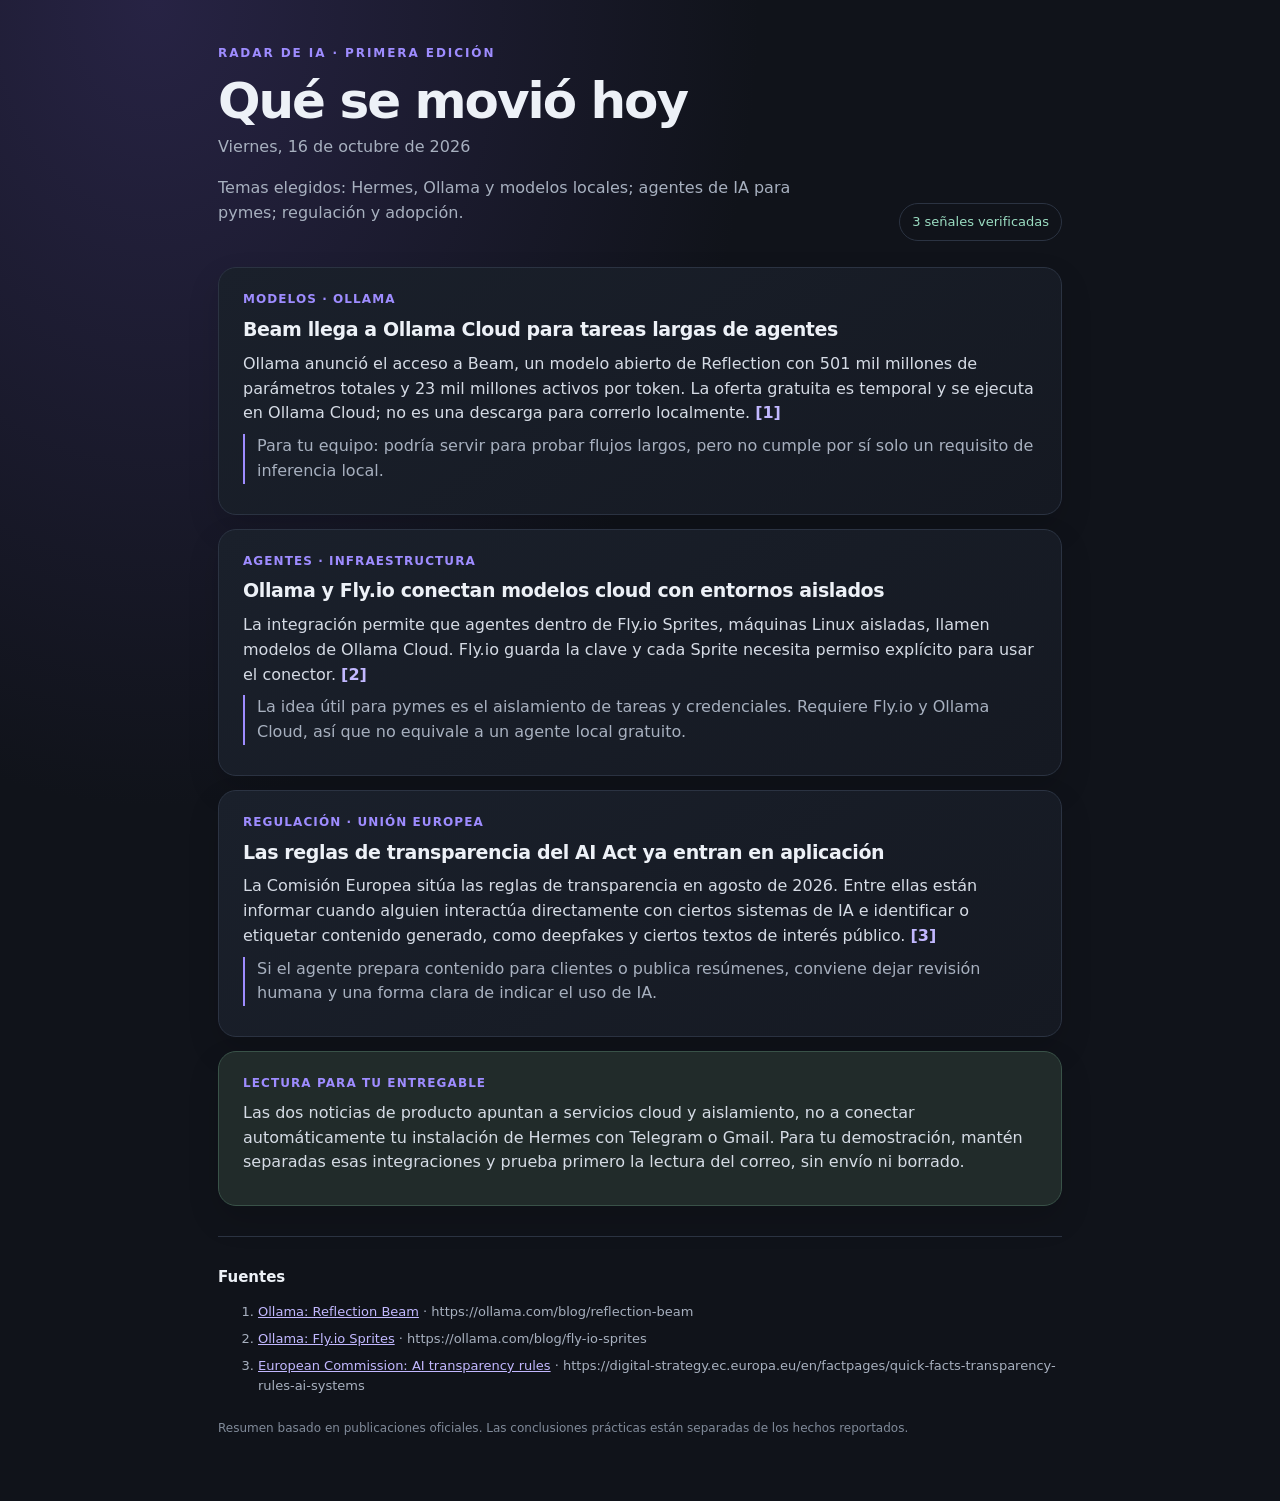
<file: practica/modulo-6/resumen-diario.html>
<!doctype html>
<html lang="es">
<head>
<meta charset="utf-8">
<meta name="viewport" content="width=device-width, initial-scale=1">
<title>Radar de IA · 16 oct 2026</title>
<style>
:root{color-scheme:dark;--bg:#10131a;--panel:#191e29;--line:#2b3342;--ink:#edf1f7;--muted:#a7b0bf;--accent:#9e8cff;--green:#9bddc2}
*{box-sizing:border-box}body{margin:0;background:radial-gradient(ellipse at 12% 0%,#272344 0,transparent 38%),var(--bg);color:var(--ink);font:16px/1.55 system-ui,-apple-system,"Segoe UI",sans-serif}
main{max-width:900px;margin:0 auto;padding:44px 28px 64px}.eyebrow{color:var(--accent);font-size:12px;font-weight:750;letter-spacing:.16em;text-transform:uppercase}.date{color:var(--muted);margin-top:4px}.intro{display:flex;justify-content:space-between;gap:24px;align-items:end;margin:0 0 26px}h1{font-size:clamp(32px,6vw,50px);line-height:1.05;letter-spacing:-.04em;margin:12px 0 8px}.topics{color:var(--muted);max-width:600px}.tag{border:1px solid var(--line);border-radius:999px;padding:8px 12px;color:var(--green);font-size:13px;white-space:nowrap}
.card{background:linear-gradient(145deg,#1a202b,#151922);border:1px solid var(--line);border-radius:18px;padding:22px 24px;margin:14px 0;box-shadow:0 14px 32px #0002}.card h2{font-size:19px;line-height:1.3;margin:8px 0 10px;letter-spacing:-.02em}.meta{color:var(--accent);font-size:12px;font-weight:700;text-transform:uppercase;letter-spacing:.09em}.card p{margin:8px 0;color:#d5dbe5}.why{border-left:2px solid var(--accent);padding-left:12px;color:var(--muted)!important}.cite{color:#c2b8ff;text-decoration:none;font-weight:700}.cite:hover{text-decoration:underline}.note{background:#212b2a;border-color:#395248}.sources{margin-top:30px;padding-top:16px;border-top:1px solid var(--line);color:var(--muted);font-size:13px}.sources h2{color:var(--ink);font-size:15px}.sources li{margin:7px 0;overflow-wrap:anywhere}.sources a{color:#c2b8ff}.foot{color:#818b9a;font-size:12px;margin-top:22px}
@media(max-width:600px){main{padding:28px 17px}.intro{display:block}.tag{display:inline-block;margin-top:16px}.card{padding:18px}}
</style>
</head>
<body><main>
<header class="intro"><div><div class="eyebrow">Radar de IA · primera edición</div><h1>Qué se movió hoy</h1><div class="date">Viernes, 16 de octubre de 2026</div><p class="topics">Temas elegidos: Hermes, Ollama y modelos locales; agentes de IA para pymes; regulación y adopción.</p></div><div class="tag">3 señales verificadas</div></header>
<section class="card"><div class="meta">Modelos · Ollama</div><h2>Beam llega a Ollama Cloud para tareas largas de agentes</h2><p>Ollama anunció el acceso a Beam, un modelo abierto de Reflection con 501 mil millones de parámetros totales y 23 mil millones activos por token. La oferta gratuita es temporal y se ejecuta en Ollama Cloud; no es una descarga para correrlo localmente. <a class="cite" href="#s1">[1]</a></p><p class="why">Para tu equipo: podría servir para probar flujos largos, pero no cumple por sí solo un requisito de inferencia local.</p></section>
<section class="card"><div class="meta">Agentes · infraestructura</div><h2>Ollama y Fly.io conectan modelos cloud con entornos aislados</h2><p>La integración permite que agentes dentro de Fly.io Sprites, máquinas Linux aisladas, llamen modelos de Ollama Cloud. Fly.io guarda la clave y cada Sprite necesita permiso explícito para usar el conector. <a class="cite" href="#s2">[2]</a></p><p class="why">La idea útil para pymes es el aislamiento de tareas y credenciales. Requiere Fly.io y Ollama Cloud, así que no equivale a un agente local gratuito.</p></section>
<section class="card"><div class="meta">Regulación · Unión Europea</div><h2>Las reglas de transparencia del AI Act ya entran en aplicación</h2><p>La Comisión Europea sitúa las reglas de transparencia en agosto de 2026. Entre ellas están informar cuando alguien interactúa directamente con ciertos sistemas de IA e identificar o etiquetar contenido generado, como deepfakes y ciertos textos de interés público. <a class="cite" href="#s3">[3]</a></p><p class="why">Si el agente prepara contenido para clientes o publica resúmenes, conviene dejar revisión humana y una forma clara de indicar el uso de IA.</p></section>
<section class="card note"><div class="meta">Lectura para tu entregable</div><p>Las dos noticias de producto apuntan a servicios cloud y aislamiento, no a conectar automáticamente tu instalación de Hermes con Telegram o Gmail. Para tu demostración, mantén separadas esas integraciones y prueba primero la lectura del correo, sin envío ni borrado.</p></section>
<section class="sources" id="fuentes"><h2>Fuentes</h2><ol><li id="s1"><a href="https://ollama.com/blog/reflection-beam">Ollama: Reflection Beam</a> · https://ollama.com/blog/reflection-beam</li><li id="s2"><a href="https://ollama.com/blog/fly-io-sprites">Ollama: Fly.io Sprites</a> · https://ollama.com/blog/fly-io-sprites</li><li id="s3"><a href="https://digital-strategy.ec.europa.eu/en/factpages/quick-facts-transparency-rules-ai-systems">European Commission: AI transparency rules</a> · https://digital-strategy.ec.europa.eu/en/factpages/quick-facts-transparency-rules-ai-systems</li></ol></section>
<div class="foot">Resumen basado en publicaciones oficiales. Las conclusiones prácticas están separadas de los hechos reportados.</div>
</main></body></html>
</file>
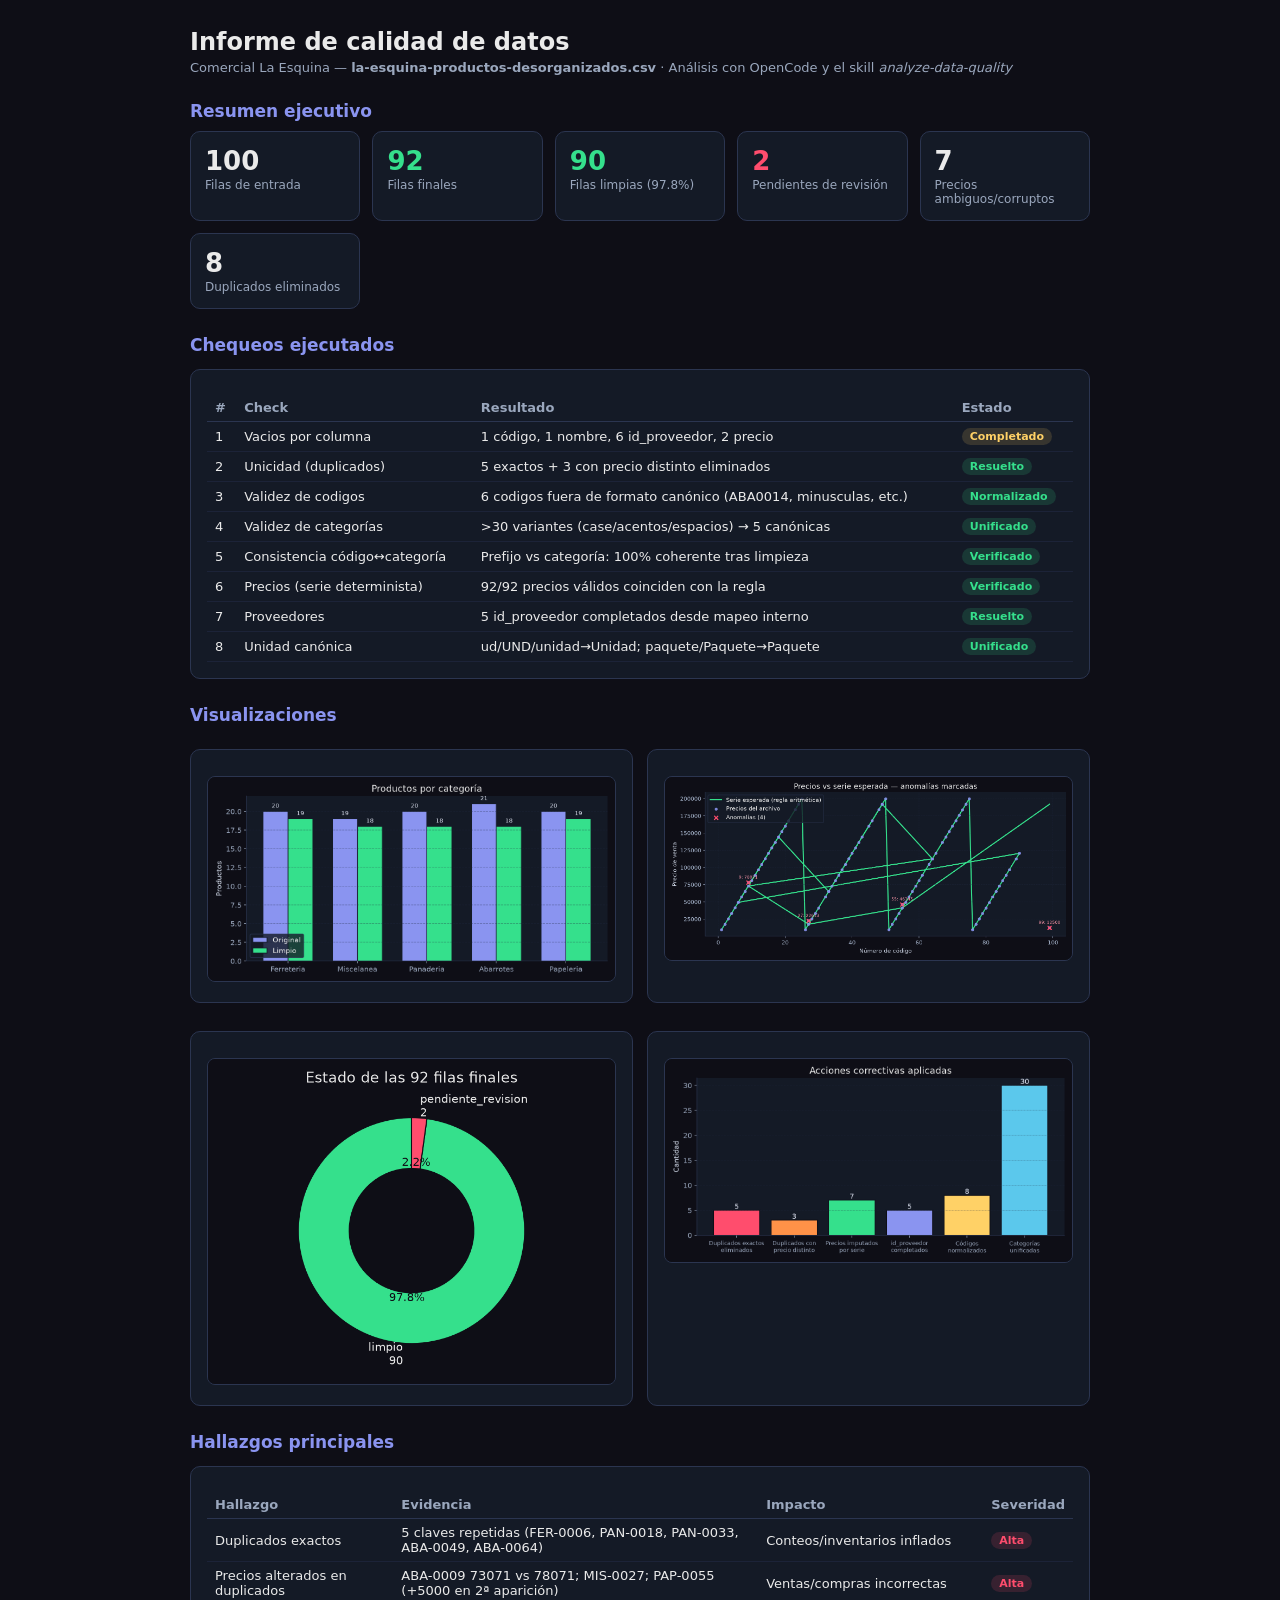
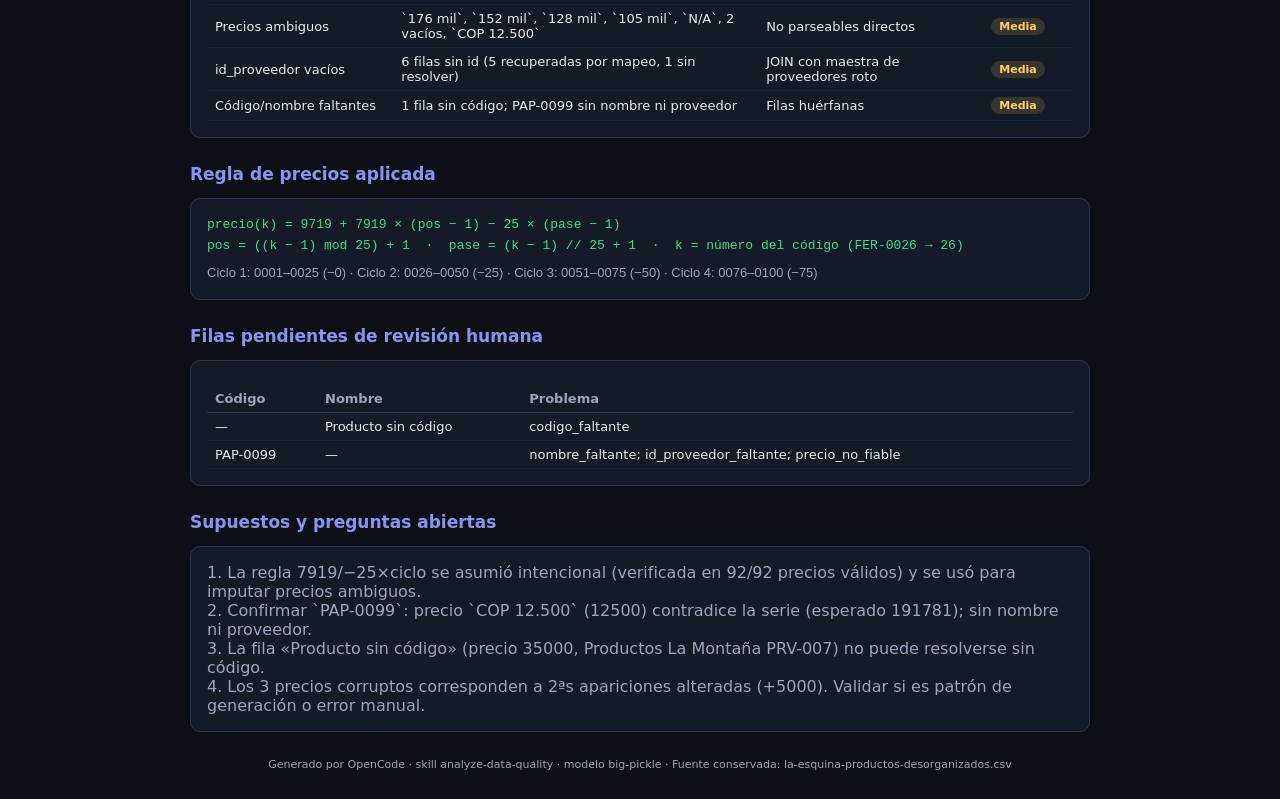
<file: practica/modulo1/informe_calidad_final.html>
<!DOCTYPE html>
<html lang="es"><head><meta charset="utf-8">
<title>Informe de calidad — La Esquina</title>
<style>
  :root { --bg:#0e0e16; --card:#141a26; --line:#2b3550; --txt:#eaeaea; --sub:#9aa7bd;
           --green:#35e08c; --red:#ff4d6d; --blue:#8a94f0; --amber:#ffd166; }
  * { box-sizing:border-box; margin:0; padding:0; }
  body { background:var(--bg); color:var(--txt);
         font-family:'Segoe UI',system-ui,Arial,sans-serif; padding:28px; }
  .wrap { max-width:900px; margin:0 auto; }
  h1 { font-size:24px; margin-bottom:4px; }
  .subt { color:var(--sub); font-size:13px; margin-bottom:22px; }
  h2 { font-size:17px; margin:26px 0 10px; color:var(--blue); }
  .grid { display:grid; grid-template-columns:repeat(auto-fit,minmax(170px,1fr)); gap:12px; }
  .kpi { background:var(--card); border:1px solid var(--line); border-radius:10px; padding:14px; }
  .kpi .v { font-size:26px; font-weight:700; }
  .kpi .l { font-size:12px; color:var(--sub); margin-top:2px; }
  .kpi b.g { color:var(--green) } .kpi b.r { color:var(--red) }
  .card { background:var(--card); border:1px solid var(--line); border-radius:10px; padding:16px; margin-top:14px; }
  table { width:100%; border-collapse:collapse; font-size:13px; margin-top:8px; }
  th { text-align:left; color:var(--sub); font-weight:600; border-bottom:1px solid var(--line); padding:6px 8px; }
  td { padding:6px 8px; border-bottom:1px solid #1c2338; }
  img { width:100%; border-radius:8px; margin-top:10px; border:1px solid var(--line); }
  .tag { display:inline-block; padding:2px 8px; border-radius:20px; font-size:11px; font-weight:600; }
  .ok { background:rgba(53,224,140,.15); color:var(--green); }
  .wa { background:rgba(255,209,102,.15); color:var(--amber); }
  .bad{ background:rgba(255,77,109,.15); color:var(--red); }
  .two { display:grid; grid-template-columns:1fr 1fr; gap:14px; }
  footer { margin-top:26px; color:var(--sub); font-size:11px; text-align:center; }
  @media(max-width:640px){ .two { grid-template-columns:1fr; } }
</style></head><body><div class="wrap">

<h1>Informe de calidad de datos</h1>
<div class="subt">Comercial La Esquina — <b>la-esquina-productos-desorganizados.csv</b> · Análisis con OpenCode y el skill <i>analyze-data-quality</i></div>

<h2>Resumen ejecutivo</h2>
<div class="grid">
  <div class="kpi"><div class="v">100</div><div class="l">Filas de entrada</div></div>
  <div class="kpi"><div class="v b g" style="color:var(--green)">92</div><div class="l">Filas finales</div></div>
  <div class="kpi"><div class="v" style="color:var(--green)">90</div><div class="l">Filas limpias (97.8%)</div></div>
  <div class="kpi"><div class="v" style="color:var(--red)">2</div><div class="l">Pendientes de revisión</div></div>
  <div class="kpi"><div class="v">7</div><div class="l">Precios ambiguos/corruptos</div></div>
  <div class="kpi"><div class="v">8</div><div class="l">Duplicados eliminados</div></div>
</div>

<h2>Chequeos ejecutados</h2>
<div class="card">
<table>
<tr><th>#</th><th>Check</th><th>Resultado</th><th>Estado</th></tr>
<tr><td>1</td><td>Vacios por columna</td><td>1 código, 1 nombre, 6 id_proveedor, 2 precio</td><td><span class="tag wa">Completado</span></td></tr>
<tr><td>2</td><td>Unicidad (duplicados)</td><td>5 exactos + 3 con precio distinto eliminados</td><td><span class="tag ok">Resuelto</span></td></tr>
<tr><td>3</td><td>Validez de codigos</td><td>6 codigos fuera de formato canónico (ABA0014, minusculas, etc.)</td><td><span class="tag ok">Normalizado</span></td></tr>
<tr><td>4</td><td>Validez de categorías</td><td>&gt;30 variantes (case/acentos/espacios) → 5 canónicas</td><td><span class="tag ok">Unificado</span></td></tr>
<tr><td>5</td><td>Consistencia código↔categoría</td><td>Prefijo vs categoría: 100% coherente tras limpieza</td><td><span class="tag ok">Verificado</span></td></tr>
<tr><td>6</td><td>Precios (serie determinista)</td><td>92/92 precios válidos coinciden con la regla</td><td><span class="tag ok">Verificado</span></td></tr>
<tr><td>7</td><td>Proveedores</td><td>5 id_proveedor completados desde mapeo interno</td><td><span class="tag ok">Resuelto</span></td></tr>
<tr><td>8</td><td>Unidad canónica</td><td>ud/UND/unidad→Unidad; paquete/Paquete→Paquete</td><td><span class="tag ok">Unificado</span></td></tr>
</table>
</div>

<h2>Visualizaciones</h2>
<div class="two">
  <div class="card"><img src="[data-uri]"></div>
  <div class="card"><img src="[data-uri]"></div>
  <div class="card"><img src="[data-uri]"></div>
  <div class="card"><img src="[data-uri]"></div>
</div>

<h2>Hallazgos principales</h2>
<div class="card">
<table>
<tr><th>Hallazgo</th><th>Evidencia</th><th>Impacto</th><th>Severidad</th></tr>
<tr><td>Duplicados exactos</td><td>5 claves repetidas (FER-0006, PAN-0018, PAN-0033, ABA-0049, ABA-0064)</td><td>Conteos/inventarios inflados</td><td><span class="tag bad">Alta</span></td></tr>
<tr><td>Precios alterados en duplicados</td><td>ABA-0009 73071 vs 78071; MIS-0027; PAP-0055 (+5000 en 2ª aparición)</td><td>Ventas/compras incorrectas</td><td><span class="tag bad">Alta</span></td></tr>
<tr><td>Precios ambiguos</td><td>`176 mil`, `152 mil`, `128 mil`, `105 mil`, `N/A`, 2 vacíos, `COP 12.500`</td><td>No parseables directos</td><td><span class="tag wa">Media</span></td></tr>
<tr><td>id_proveedor vacíos</td><td>6 filas sin id (5 recuperadas por mapeo, 1 sin resolver)</td><td>JOIN con maestra de proveedores roto</td><td><span class="tag wa">Media</span></td></tr>
<tr><td>Código/nombre faltantes</td><td>1 fila sin código; PAP-0099 sin nombre ni proveedor</td><td>Filas huérfanas</td><td><span class="tag wa">Media</span></td></tr>
</table>
</div>

<h2>Regla de precios aplicada</h2>
<div class="card" style="font-family:Consolas,monospace;font-size:13px;color:var(--green);line-height:1.6">
precio(k) = 9719 + 7919 × (pos − 1) − 25 × (pase − 1)<br>
pos  = ((k − 1) mod 25) + 1 &nbsp;·&nbsp; pase = (k − 1) // 25 + 1 &nbsp;·&nbsp; k = número del código (FER-0026 → 26)
<div style="color:var(--sub);margin-top:6px;font-family:'Segoe UI',Arial;">Ciclo 1: 0001–0025 (−0) · Ciclo 2: 0026–0050 (−25) · Ciclo 3: 0051–0075 (−50) · Ciclo 4: 0076–0100 (−75)</div>
</div>

<h2>Filas pendientes de revisión humana</h2>
<div class="card">
<table><tr><th>Código</th><th>Nombre</th><th>Problema</th></tr>
<tr><td>—</td><td>Producto sin código</td><td>codigo_faltante</td></tr>
<tr><td>PAP-0099</td><td>—</td><td>nombre_faltante; id_proveedor_faltante; precio_no_fiable</td></tr>
</table></div>

<h2>Supuestos y preguntas abiertas</h2>
<div class="card" style="color:var(--sub)">
1. La regla 7919/−25×ciclo se asumió intencional (verificada en 92/92 precios válidos) y se usó para imputar precios ambiguos.<br>
2. Confirmar `PAP-0099`: precio `COP 12.500` (12500) contradice la serie (esperado 191781); sin nombre ni proveedor.<br>
3. La fila «Producto sin código» (precio 35000, Productos La Montaña PRV-007) no puede resolverse sin código.<br>
4. Los 3 precios corruptos corresponden a 2ªs apariciones alteradas (+5000). Validar si es patrón de generación o error manual.
</div>

<footer>Generado por OpenCode · skill analyze-data-quality · modelo big-pickle · Fuente conservada: la-esquina-productos-desorganizados.csv</footer>
</div></body></html>
</file>
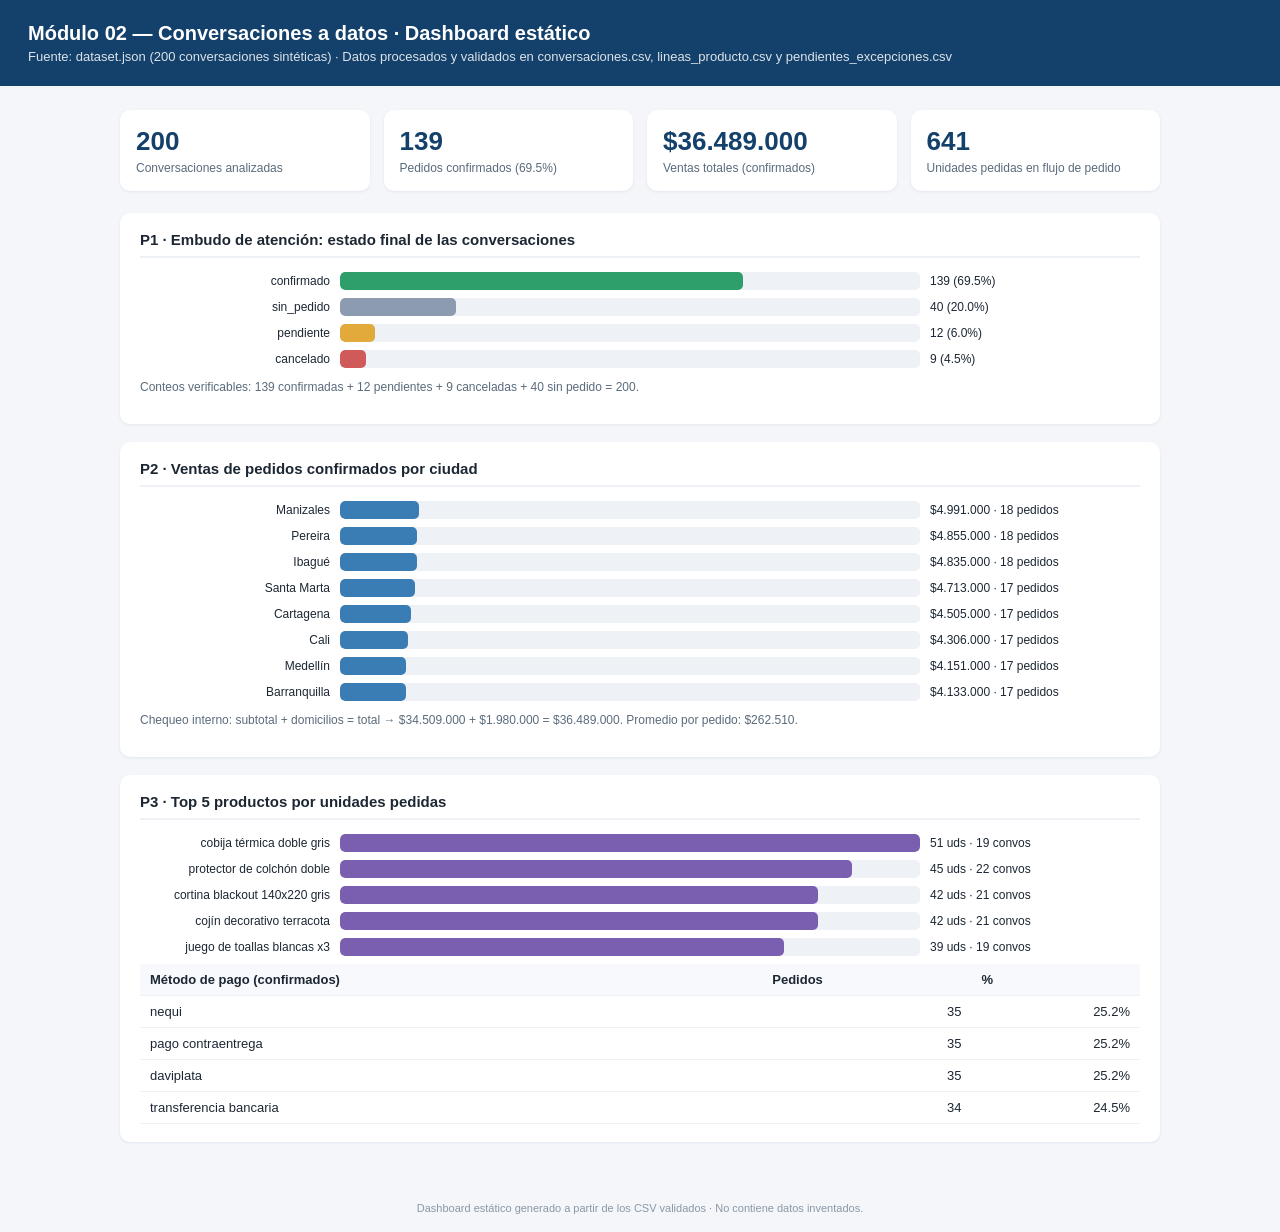
<file: practica/modulo2/dashboard.html>
<!DOCTYPE html>
<html lang="es">
<head>
<meta charset="utf-8">
<meta name="viewport" content="width=device-width, initial-scale=1">
<title>Módulo 02 — Dashboard de conversaciones a datos</title>
<style>
  :root { color-scheme: light; }
  body { font-family: -apple-system, Segoe UI, Roboto, sans-serif; margin: 0; background: #f4f6fa; color: #1c2733; }
  header { background: #14416b; color: #fff; padding: 22px 28px; }
  header h1 { margin: 0; font-size: 20px; }
  header p { margin: 4px 0 0; opacity: .85; font-size: 13px; }
  main { max-width: 1040px; margin: 0 auto; padding: 24px 18px; }
  .kpis { display: grid; grid-template-columns: repeat(auto-fit, minmax(180px, 1fr)); gap: 14px; margin-bottom: 22px; }
  .kpi { background: #fff; border-radius: 10px; padding: 16px; box-shadow: 0 1px 3px rgba(16,44,84,.08); }
  .kpi .n { font-size: 26px; font-weight: 700; color: #14416b; }
  .kpi .t { font-size: 12px; color: #5a6b7c; margin-top: 4px; }
  .card { background: #fff; border-radius: 10px; padding: 18px 20px; margin-bottom: 18px; box-shadow: 0 1px 3px rgba(16,44,84,.08); }
  .card h2 { margin: 0 0 14px; font-size: 15px; border-bottom: 2px solid #eef1f5; padding-bottom: 8px; }
  .bar-row { display: flex; align-items: center; gap: 10px; margin: 8px 0; }
  .lbl { width: 190px; font-size: 12px; text-align: right; }
  .track { flex: 1; background: #eef1f5; border-radius: 5px; height: 18px; overflow: hidden; }
  .bar { height: 100%; border-radius: 5px; min-width: 2px; }
  .val { width: 210px; font-size: 12px; }
  .st-confirmado { background: #2e9e6b; } .st-sin_pedido { background: #8d9bb0; }
  .st-pendiente { background: #e2a93b; } .st-cancelado { background: #d05959; }
  .cty { background: #3a7db5; } .prd { background: #7a5fb0; }
  table { width: 100%; border-collapse: collapse; font-size: 13px; }
  th, td { padding: 8px 10px; border-bottom: 1px solid #eef1f5; text-align: left; }
  th { background: #f7f9fc; }
  footer { text-align: center; color: #8a97a6; font-size: 11px; padding: 18px; }
  .note { font-size: 12px; color: #5a6b7c; }
</style>
</head>
<body>
<header>
  <h1>Módulo 02 — Conversaciones a datos · Dashboard estático</h1>
  <p>Fuente: dataset.json (200 conversaciones sintéticas) · Datos procesados y validados en conversaciones.csv, lineas_producto.csv y pendientes_excepciones.csv</p>
</header>
<main>
  <section class="kpis">
    <div class="kpi"><div class="n">200</div><div class="t">Conversaciones analizadas</div></div>
    <div class="kpi"><div class="n">139</div><div class="t">Pedidos confirmados (69.5%)</div></div>
    <div class="kpi"><div class="n">$36.489.000</div><div class="t">Ventas totales (confirmados)</div></div>
    <div class="kpi"><div class="n">641</div><div class="t">Unidades pedidas en flujo de pedido</div></div>
  </section>

  <section class="card">
    <h2>P1 · Embudo de atención: estado final de las conversaciones</h2>
      <div class="bar-row"><span class="lbl">confirmado</span><div class="track"><div class="bar st-confirmado" style="width:69.5%"></div></div><span class="val">139 (69.5%)</span></div>
  <div class="bar-row"><span class="lbl">sin_pedido</span><div class="track"><div class="bar st-sin_pedido" style="width:20.0%"></div></div><span class="val">40 (20.0%)</span></div>
  <div class="bar-row"><span class="lbl">pendiente</span><div class="track"><div class="bar st-pendiente" style="width:6.0%"></div></div><span class="val">12 (6.0%)</span></div>
  <div class="bar-row"><span class="lbl">cancelado</span><div class="track"><div class="bar st-cancelado" style="width:4.5%"></div></div><span class="val">9 (4.5%)</span></div>
    <p class="note">Conteos verificables: 139 confirmadas + 12 pendientes + 9 canceladas + 40 sin pedido = 200.</p>
  </section>

  <section class="card">
    <h2>P2 · Ventas de pedidos confirmados por ciudad</h2>
      <div class="bar-row"><span class="lbl">Manizales</span><div class="track"><div class="bar cty" style="width:13.7%"></div></div><span class="val">$4.991.000 · 18 pedidos</span></div>
  <div class="bar-row"><span class="lbl">Pereira</span><div class="track"><div class="bar cty" style="width:13.3%"></div></div><span class="val">$4.855.000 · 18 pedidos</span></div>
  <div class="bar-row"><span class="lbl">Ibagué</span><div class="track"><div class="bar cty" style="width:13.3%"></div></div><span class="val">$4.835.000 · 18 pedidos</span></div>
  <div class="bar-row"><span class="lbl">Santa Marta</span><div class="track"><div class="bar cty" style="width:12.9%"></div></div><span class="val">$4.713.000 · 17 pedidos</span></div>
  <div class="bar-row"><span class="lbl">Cartagena</span><div class="track"><div class="bar cty" style="width:12.3%"></div></div><span class="val">$4.505.000 · 17 pedidos</span></div>
  <div class="bar-row"><span class="lbl">Cali</span><div class="track"><div class="bar cty" style="width:11.8%"></div></div><span class="val">$4.306.000 · 17 pedidos</span></div>
  <div class="bar-row"><span class="lbl">Medellín</span><div class="track"><div class="bar cty" style="width:11.4%"></div></div><span class="val">$4.151.000 · 17 pedidos</span></div>
  <div class="bar-row"><span class="lbl">Barranquilla</span><div class="track"><div class="bar cty" style="width:11.3%"></div></div><span class="val">$4.133.000 · 17 pedidos</span></div>
    <p class="note">Chequeo interno: subtotal + domicilios = total → $34.509.000 + $1.980.000 = $36.489.000. Promedio por pedido: $262.510.</p>
  </section>

  <section class="card">
    <h2>P3 · Top 5 productos por unidades pedidas</h2>
      <div class="bar-row"><span class="lbl">cobija térmica doble gris</span><div class="track"><div class="bar prd" style="width:100.0%"></div></div><span class="val">51 uds · 19 convos</span></div>
  <div class="bar-row"><span class="lbl">protector de colchón doble</span><div class="track"><div class="bar prd" style="width:88.2%"></div></div><span class="val">45 uds · 22 convos</span></div>
  <div class="bar-row"><span class="lbl">cortina blackout 140x220 gris</span><div class="track"><div class="bar prd" style="width:82.4%"></div></div><span class="val">42 uds · 21 convos</span></div>
  <div class="bar-row"><span class="lbl">cojín decorativo terracota</span><div class="track"><div class="bar prd" style="width:82.4%"></div></div><span class="val">42 uds · 21 convos</span></div>
  <div class="bar-row"><span class="lbl">juego de toallas blancas x3</span><div class="track"><div class="bar prd" style="width:76.5%"></div></div><span class="val">39 uds · 19 convos</span></div>
    <table>
      <thead><tr><th>Método de pago (confirmados)</th><th>Pedidos</th><th>%</th></tr></thead>
      <tbody>  <tr><td>nequi</td><td style="text-align:right">35</td><td style="text-align:right">25.2%</td></tr>
  <tr><td>pago contraentrega</td><td style="text-align:right">35</td><td style="text-align:right">25.2%</td></tr>
  <tr><td>daviplata</td><td style="text-align:right">35</td><td style="text-align:right">25.2%</td></tr>
  <tr><td>transferencia bancaria</td><td style="text-align:right">34</td><td style="text-align:right">24.5%</td></tr></tbody>
    </table>
  </section>
</main>
<footer>Dashboard estático generado a partir de los CSV validados · No contiene datos inventados.</footer>
</body>
</html>
</file>
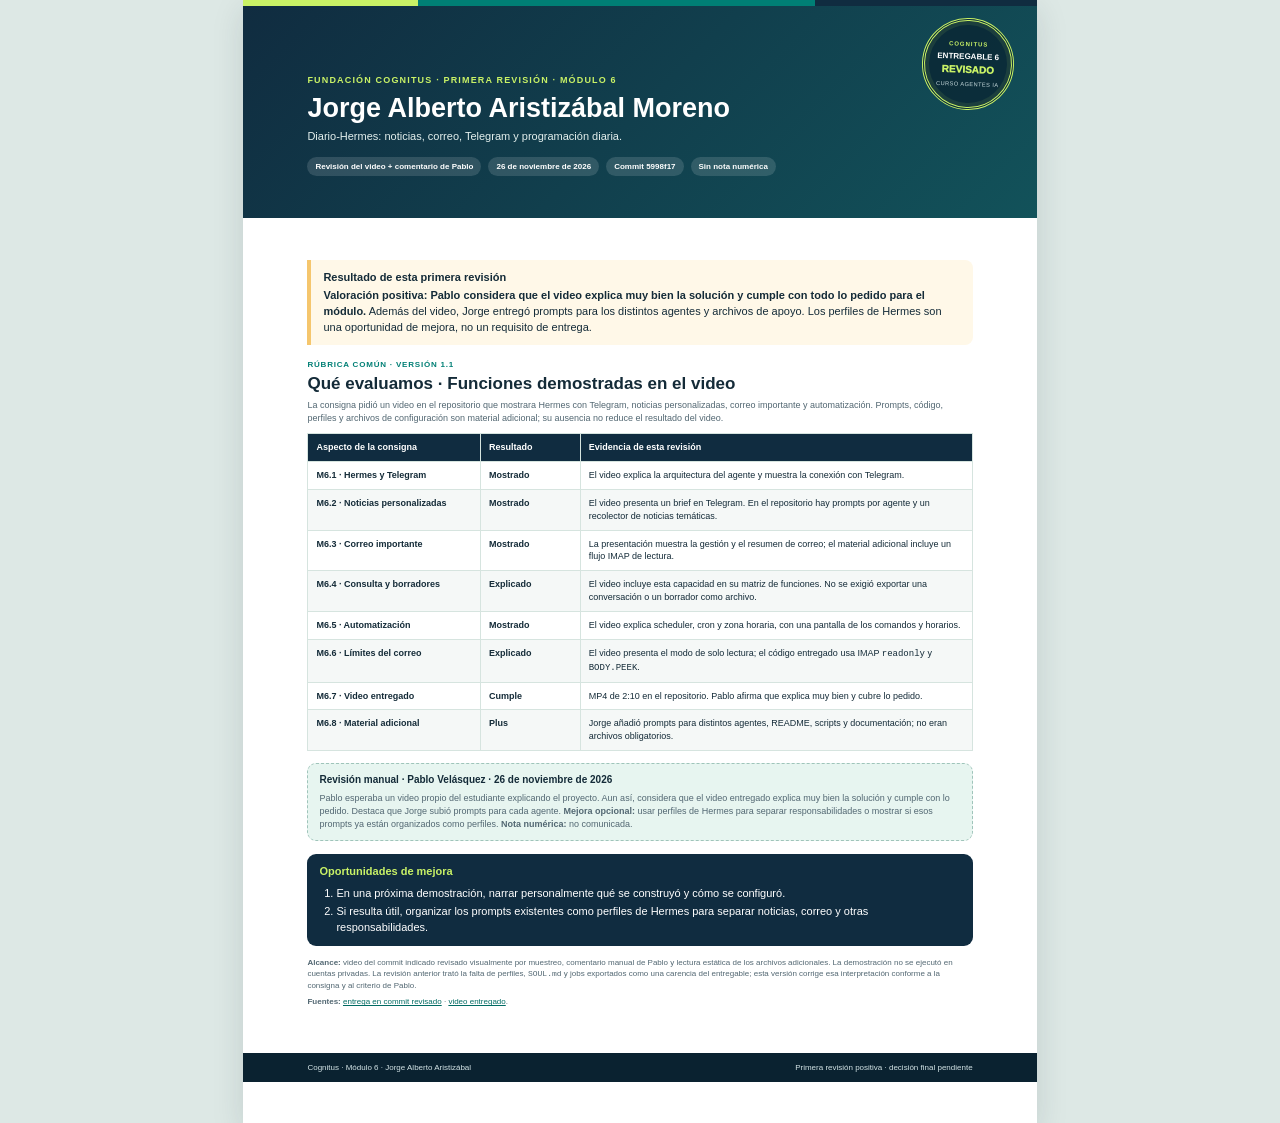
<file: practica/modulo-6/retroalimentacion/scorecard-jorge-alberto-aristizabal.html>
<!doctype html>
<html lang="es"><head><meta charset="utf-8"><meta name="viewport" content="width=device-width, initial-scale=1"><meta name="robots" content="noindex,nofollow,noarchive"><title>Scorecard · Módulo 6 · Jorge Alberto Aristizábal</title><style>
    :root{--navy:#102c40;--teal:#007f75;--mint:#e7f5f0;--paper:#f5f8f7;--ink:#142b38;--muted:#526772;--line:#d6e4df;--amber:#f5c66d}
    *{box-sizing:border-box}html,body{margin:0;color:var(--ink);background:#dde8e5;font:11px/1.43 Arial,Helvetica,sans-serif;-webkit-print-color-adjust:exact;print-color-adjust:exact}
    .sheet{width:210mm;min-height:297mm;margin:0 auto;background:white;box-shadow:0 10px 30px #142b3822;overflow:hidden}.stripe{height:6px;background:linear-gradient(90deg,#c9f266 0 22%,var(--teal) 22% 72%,var(--navy) 72%)}
    header{position:relative;padding:18mm 125px 11mm 17mm;color:white;background:linear-gradient(135deg,#102c40,#12525a)}.eyebrow{font-size:9px;font-weight:800;letter-spacing:.13em;text-transform:uppercase;color:#c9f266}h1,h2,h3,p{margin:0}h1{margin-top:7px;font-size:27px;line-height:1.05}header p{margin-top:7px;color:#e4f0ee;max-width:145mm}.meta{display:flex;gap:7px;flex-wrap:wrap;margin-top:12px}.pill{padding:4px 8px;border-radius:100px;background:#ffffff22;font-size:8px;font-weight:700}.seal{position:absolute;right:23px;top:12px;display:grid;width:92px;height:92px;place-content:center;padding:8px;border:3px double #c9f266;border-radius:50%;text-align:center;transform:rotate(2deg);background:rgba(9,29,43,.64);box-shadow:inset 0 0 0 4px rgba(201,242,102,.09)}.seal strong,.seal span,.seal em,.seal small{display:block}.seal strong{color:#c9f266;font-size:6px;letter-spacing:.16em}.seal span{margin-top:3px;color:white;font-size:8px;font-weight:850}.seal em{color:#c9f266;font-size:10px;font-style:normal;font-weight:950}.seal small{margin-top:3px;color:#c7dadd;font-size:5.7px;letter-spacing:.07em}
    main{padding:11mm 17mm 12mm}.notice{padding:10px 12px;border-left:4px solid var(--amber);background:#fff8e8;border-radius:0 8px 8px 0}.notice b{display:block;margin-bottom:3px}.section{margin-top:14px}.label{color:var(--teal);font-size:8px;font-weight:800;letter-spacing:.1em;text-transform:uppercase}h2{margin-top:3px;font-size:17px;line-height:1.15}.grid{display:grid;grid-template-columns:1fr 1fr;gap:8px;margin-top:8px}.card{padding:10px 11px;border:1px solid var(--line);border-radius:9px;break-inside:avoid}.card.good{background:var(--mint)}.card.warn{background:#fffaf0;border-color:#f1ddaa}.card h3{font-size:11px}.card p{margin-top:5px;color:var(--muted)}.tag{display:inline-block;margin-top:6px;padding:2px 6px;border-radius:100px;background:#d9ede7;color:#006b63;font-size:8px;font-weight:800}.warn .tag{background:#f8e5b4;color:#74520d}.evidence{margin-top:7px;padding-top:6px;border-top:1px solid #102c401a;color:#647780;font-size:8px}
    table{width:100%;margin-top:8px;border-collapse:collapse;font-size:9px}th{background:var(--navy);color:white;text-align:left}th,td{padding:7px 8px;border:1px solid var(--line);vertical-align:top}td:first-child{width:29%;font-weight:700}tr:nth-child(even) td{background:var(--paper)}.criteria td:first-child{width:26%}.criteria td:nth-child(2){width:15%;font-weight:700}.intro{margin-top:6px;color:var(--muted);font-size:9px}
    .action{margin-top:13px;padding:10px 12px;border-radius:9px;background:var(--navy);color:white}.action h3{color:#c9f266;font-size:11px}.action ol{margin:6px 0 0;padding-left:17px}.action li+li{margin-top:3px}.human{margin-top:12px;padding:9px 11px;border:1px dashed #9fc4ba;border-radius:9px;background:var(--mint)}.human h3{font-size:10px}.human p{margin-top:5px;color:var(--muted);font-size:9px}.trace{margin-top:11px;color:#526772;font-size:8px}.trace a{color:#006b63;overflow-wrap:anywhere}.trace p+p{margin-top:5px}footer{display:flex;justify-content:space-between;gap:10px;padding:9px 17mm;background:#0a2230;color:#d4e4e6;font-size:8px}
    @page{size:A4;margin:0}@media print{html,body{background:white}.sheet{display:flex;flex-direction:column;box-shadow:none;min-height:297mm}header{padding-top:12mm;padding-bottom:8mm}main{flex:1;padding-top:8mm;padding-bottom:8mm}th,td{padding:5px 7px}.section{margin-top:10px}.human,.action,.trace{margin-top:8px}footer{margin-top:auto}a{color:var(--teal)}}
  </style></head>
<body><article class="sheet"><div class="stripe"></div>
<header><div class="seal"><strong>COGNITUS</strong><span>ENTREGABLE 6</span><em>REVISADO</em><small>CURSO AGENTES IA</small></div>
<div class="eyebrow">Fundación Cognitus · Primera revisión · Módulo 6</div><h1>Jorge Alberto Aristizábal Moreno</h1>
<p>Diario-Hermes: noticias, correo, Telegram y programación diaria.</p>
<div class="meta"><span class="pill">Revisión del video + comentario de Pablo</span><span class="pill">26 de noviembre de 2026</span><span class="pill">Commit 5998f17</span><span class="pill">Sin nota numérica</span></div></header>
<main><div class="notice"><b>Resultado de esta primera revisión</b><strong>Valoración positiva: Pablo considera que el video explica muy bien la solución y cumple con todo lo pedido para el módulo.</strong> Además del video, Jorge entregó prompts para los distintos agentes y archivos de apoyo. Los perfiles de Hermes son una oportunidad de mejora, no un requisito de entrega.</div>
<section class="section"><div class="label">Rúbrica común · Versión 1.1</div><h2>Qué evaluamos · Funciones demostradas en el video</h2><p class="intro">La consigna pidió un video en el repositorio que mostrara Hermes con Telegram, noticias personalizadas, correo importante y automatización. Prompts, código, perfiles y archivos de configuración son material adicional; su ausencia no reduce el resultado del video.</p>
<table class="criteria"><thead><tr><th>Aspecto de la consigna</th><th>Resultado</th><th>Evidencia de esta revisión</th></tr></thead><tbody>
<tr><td>M6.1 · Hermes y Telegram</td><td>Mostrado</td><td>El video explica la arquitectura del agente y muestra la conexión con Telegram.</td></tr>
<tr><td>M6.2 · Noticias personalizadas</td><td>Mostrado</td><td>El video presenta un brief en Telegram. En el repositorio hay prompts por agente y un recolector de noticias temáticas.</td></tr>
<tr><td>M6.3 · Correo importante</td><td>Mostrado</td><td>La presentación muestra la gestión y el resumen de correo; el material adicional incluye un flujo IMAP de lectura.</td></tr>
<tr><td>M6.4 · Consulta y borradores</td><td>Explicado</td><td>El video incluye esta capacidad en su matriz de funciones. No se exigió exportar una conversación o un borrador como archivo.</td></tr>
<tr><td>M6.5 · Automatización</td><td>Mostrado</td><td>El video explica scheduler, cron y zona horaria, con una pantalla de los comandos y horarios.</td></tr>
<tr><td>M6.6 · Límites del correo</td><td>Explicado</td><td>El video presenta el modo de solo lectura; el código entregado usa IMAP <code>readonly</code> y <code>BODY.PEEK</code>.</td></tr>
<tr><td>M6.7 · Video entregado</td><td>Cumple</td><td>MP4 de 2:10 en el repositorio. Pablo afirma que explica muy bien y cubre lo pedido.</td></tr>
<tr><td>M6.8 · Material adicional</td><td>Plus</td><td>Jorge añadió prompts para distintos agentes, README, scripts y documentación; no eran archivos obligatorios.</td></tr>
</tbody></table></section>
<div class="human"><h3>Revisión manual · Pablo Velásquez · 26 de noviembre de 2026</h3><p>Pablo esperaba un video propio del estudiante explicando el proyecto. Aun así, considera que el video entregado explica muy bien la solución y cumple con lo pedido. Destaca que Jorge subió prompts para cada agente. <strong>Mejora opcional:</strong> usar perfiles de Hermes para separar responsabilidades o mostrar si esos prompts ya están organizados como perfiles. <strong>Nota numérica:</strong> no comunicada.</p></div>
<div class="action"><h3>Oportunidades de mejora</h3><ol><li>En una próxima demostración, narrar personalmente qué se construyó y cómo se configuró.</li><li>Si resulta útil, organizar los prompts existentes como perfiles de Hermes para separar noticias, correo y otras responsabilidades.</li></ol></div>
<div class="trace"><p><b>Alcance:</b> video del commit indicado revisado visualmente por muestreo, comentario manual de Pablo y lectura estática de los archivos adicionales. La demostración no se ejecutó en cuentas privadas. La revisión anterior trató la falta de perfiles, <code>SOUL.md</code> y jobs exportados como una carencia del entregable; esta versión corrige esa interpretación conforme a la consigna y al criterio de Pablo.</p><p><b>Fuentes:</b> <a href="https://github.com/jmtechquindio/agentess1/tree/5998f170dccdf3adad85a16df53c5dbff7c1bf11/practica/modulo-6">entrega en commit revisado</a> · <a href="https://github.com/jmtechquindio/agentess1/blob/5998f170dccdf3adad85a16df53c5dbff7c1bf11/practica/modulo-6/video%20entrengable%20modulo6.mp4">video entregado</a>.</p></div>
</main><footer><span>Cognitus · Módulo 6 · Jorge Alberto Aristizábal</span><span>Primera revisión positiva · decisión final pendiente</span></footer></article></body></html>
</file>
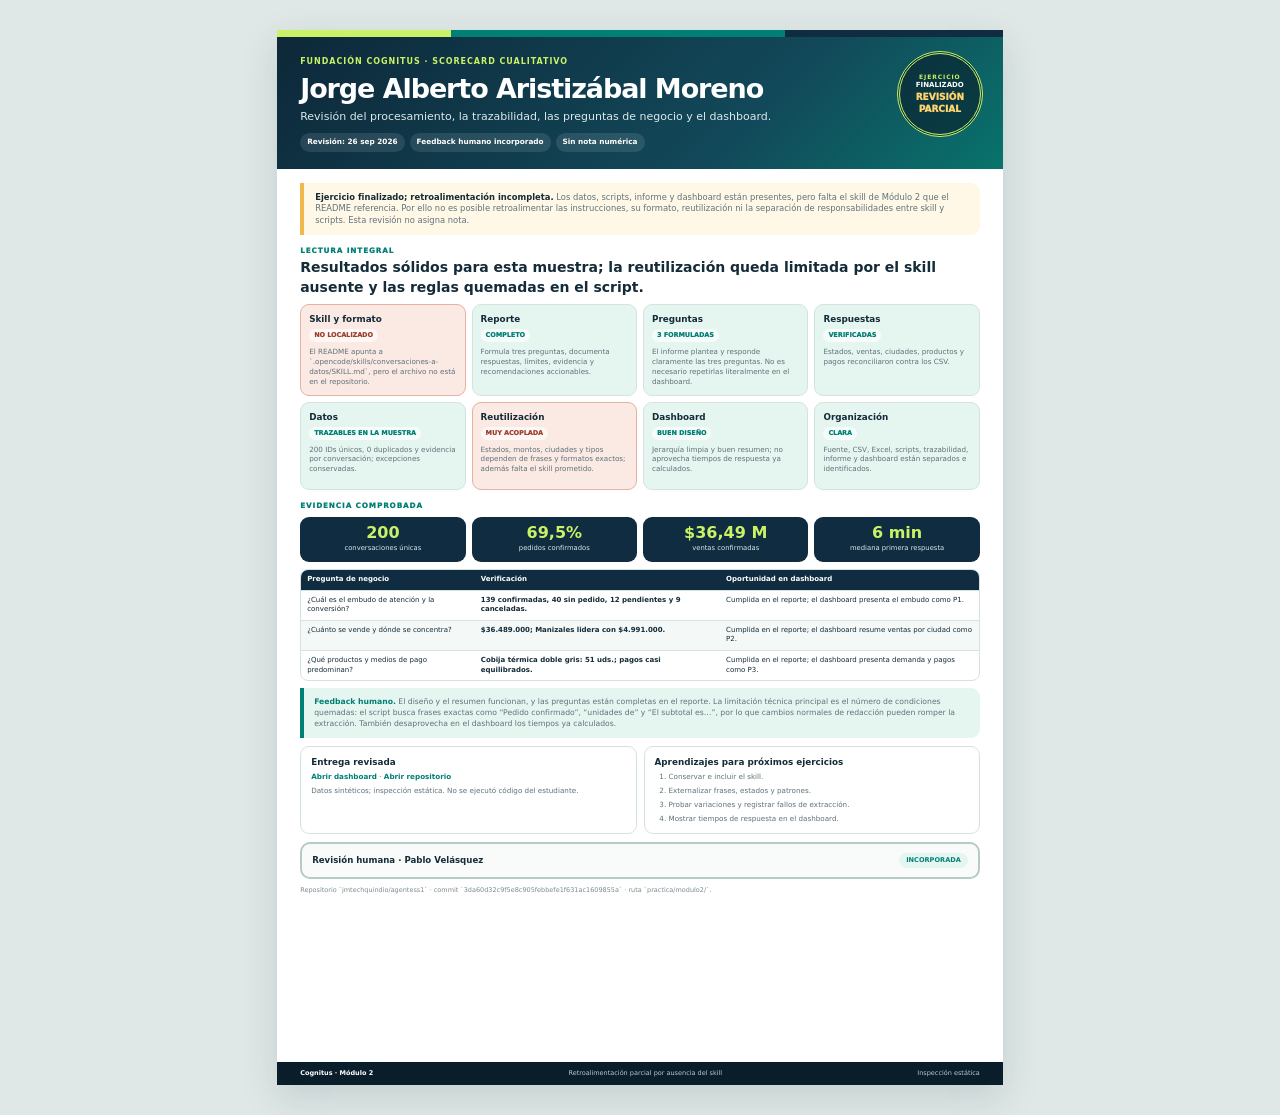
<file: practica/modulo2/retroalimentacion/scorecard-jorge-alberto-aristizabal.html>
<!doctype html>
<html lang="es">
<head>
<meta charset="utf-8">
<meta name="viewport" content="width=device-width,initial-scale=1">
<meta name="robots" content="noindex,nofollow,noarchive">
<title>Scorecard · Módulo 2 · Jorge Alberto Aristizábal Moreno</title>
<style>
:root{--navy:#102c40;--teal:#007f75;--lime:#c9f266;--mint:#e5f6f0;--paper:#f4f8f7;--ink:#142b38;--muted:#60727a;--line:#d5e3e0;--amber:#fff4d7;--rose:#fbe9e4}
*{box-sizing:border-box}@page{size:A4;margin:9mm}html,body{margin:0;background:#dfe8e6;color:var(--ink);font:11px/1.38 Inter,ui-sans-serif,system-ui,-apple-system,"Segoe UI",sans-serif;-webkit-print-color-adjust:exact;print-color-adjust:exact}.sheet{width:192mm;min-height:279mm;margin:8mm auto;background:#fff;box-shadow:0 12px 36px #102c4022;position:relative;overflow:hidden}.stripe{height:7px;background:linear-gradient(90deg,var(--lime) 0 24%,var(--teal) 24% 70%,var(--navy) 70%)}header{padding:19px 23px 17px;color:#fff;background:linear-gradient(135deg,#0d2839,#12495a 65%,#08736b);position:relative}.brand{font-size:8px;font-weight:900;letter-spacing:.12em;text-transform:uppercase;color:var(--lime)}h1,h2,h3,p{margin:0}h1{font-size:27px;line-height:1;margin-top:8px;letter-spacing:-.04em;max-width:520px}header p{max-width:545px;margin-top:7px;color:#dce9eb}.meta{display:flex;gap:5px;flex-wrap:wrap;margin-top:9px}.pill{padding:4px 7px;border-radius:999px;background:#ffffff1b;font-size:7.3px;font-weight:800}.seal{position:absolute;right:20px;top:14px;width:86px;height:86px;border:3px double var(--lime);border-radius:50%;display:grid;place-content:center;text-align:center;background:#091d2b99}.seal b,.seal span,.seal em{display:block}.seal b{color:var(--lime);font-size:6px;letter-spacing:.15em}.seal span{font-size:7px;font-weight:900}.seal em{color:#ffd36e;font-style:normal;font-size:9px;font-weight:950}main{padding:14px 23px 28px}.notice{padding:9px 11px;border-left:4px solid #f0b84f;border-radius:0 9px 9px 0;background:#fff8e7;color:var(--muted);font-size:8.4px}.notice b{color:var(--ink)}.section{margin-top:11px}.label{color:var(--teal);font-size:7.2px;font-weight:950;letter-spacing:.13em;text-transform:uppercase}h2{font-size:14px;margin-top:2px}.grid{display:grid;grid-template-columns:repeat(4,1fr);gap:6px;margin-top:7px}.card{padding:8px;border:1px solid var(--line);border-radius:9px;min-height:88px;break-inside:avoid}.card.good{background:var(--mint)}.card.warn{background:var(--amber)}.card.alert{background:var(--rose);border-color:#e8b0a2}.card h3{font-size:8.8px}.status{display:inline-block;margin-top:4px;padding:2px 5px;border-radius:999px;background:#ffffffaa;color:var(--teal);font-size:6.4px;font-weight:950;text-transform:uppercase}.card.alert .status{color:#9f3f2e}.card.warn .status{color:#8a5a00}.card p{margin-top:5px;color:var(--muted);font-size:7.2px}.metrics{display:grid;grid-template-columns:repeat(4,1fr);gap:6px;margin-top:7px}.metric{padding:8px;border-radius:9px;background:var(--navy);text-align:center;color:#dce8ea}.metric strong{display:block;color:var(--lime);font-size:16px;line-height:1}.metric span{display:block;margin-top:3px;font-size:6.8px}.qtable{width:100%;margin-top:7px;border-collapse:separate;border-spacing:0;border:1px solid var(--line);border-radius:8px;overflow:hidden;font-size:7px}.qtable th{padding:5px 6px;background:var(--navy);color:#fff;text-align:left}.qtable td{padding:5px 6px;border-top:1px solid var(--line);vertical-align:top}.qtable tr:nth-child(even) td{background:var(--paper)}.finding{margin-top:7px;padding:9px 10px;border-left:4px solid var(--teal);border-radius:0 9px 9px 0;background:var(--mint);font-size:7.7px;color:var(--muted)}.finding b{color:var(--teal)}.bottom{display:grid;grid-template-columns:1fr 1fr;gap:7px;margin-top:8px}.panel{padding:9px 10px;border:1px solid var(--line);border-radius:9px;background:#fff}.panel h3{font-size:8.8px}.panel p,.panel li{margin-top:4px;color:var(--muted);font-size:7.2px}.panel ol{margin:4px 0 0;padding-left:14px}.links a{color:var(--teal);font-weight:850;text-decoration:none}.human{margin-top:8px;padding:9px 10px;border:2px solid #b5cbc6;border-radius:10px;background:#f9fbfa;display:flex;justify-content:space-between;align-items:center}.human b{font-size:8.6px}.human span{padding:3px 7px;border-radius:999px;background:var(--mint);color:var(--teal);font-size:6.6px;font-weight:900;text-transform:uppercase}.trace{margin-top:7px;color:#7a8a91;font-size:6.5px}footer{position:absolute;bottom:0;left:0;right:0;padding:7px 23px;background:#091d2b;color:#b8cbd0;font-size:6.5px;display:flex;justify-content:space-between}footer b{color:#fff}@media screen and (max-width:800px){html,body{background:#fff}.sheet{width:100%;min-height:0;margin:0;box-shadow:none}.seal{right:10px;width:72px;height:72px}header{padding-right:94px}.grid{grid-template-columns:1fr 1fr}.bottom{grid-template-columns:1fr}footer{position:static;margin-top:12px}}@media print{html,body{background:#fff}.sheet{width:auto;min-height:279mm;margin:0;box-shadow:none}.card,.panel,.finding{break-inside:avoid}}
</style>
</head>
<body>
<article class="sheet"><div class="stripe"></div>
<header><div class="brand">Fundación Cognitus · Scorecard cualitativo</div><div class="seal"><b>EJERCICIO</b><span>FINALIZADO</span><em>REVISIÓN PARCIAL</em></div><h1>Jorge Alberto Aristizábal Moreno</h1><p>Revisión del procesamiento, la trazabilidad, las preguntas de negocio y el dashboard.</p><div class="meta"><span class="pill">Revisión: 26 sep 2026</span><span class="pill">Feedback humano incorporado</span><span class="pill">Sin nota numérica</span></div></header>
<main>
<div class="notice"><b>Ejercicio finalizado; retroalimentación incompleta.</b> Los datos, scripts, informe y dashboard están presentes, pero falta el skill de Módulo 2 que el README referencia. Por ello no es posible retroalimentar las instrucciones, su formato, reutilización ni la separación de responsabilidades entre skill y scripts. Esta revisión no asigna nota.</div>
<section class="section"><div class="label">Lectura integral</div><h2>Resultados sólidos para esta muestra; la reutilización queda limitada por el skill ausente y las reglas quemadas en el script.</h2><div class="grid">
<article class="card alert"><h3>Skill y formato</h3><span class="status">No localizado</span><p>El README apunta a `.opencode/skills/conversaciones-a-datos/SKILL.md`, pero el archivo no está en el repositorio.</p></article>
<article class="card good"><h3>Reporte</h3><span class="status">Completo</span><p>Formula tres preguntas, documenta respuestas, límites, evidencia y recomendaciones accionables.</p></article>
<article class="card good"><h3>Preguntas</h3><span class="status">3 formuladas</span><p>El informe plantea y responde claramente las tres preguntas. No es necesario repetirlas literalmente en el dashboard.</p></article>
<article class="card good"><h3>Respuestas</h3><span class="status">Verificadas</span><p>Estados, ventas, ciudades, productos y pagos reconciliaron contra los CSV.</p></article>
<article class="card good"><h3>Datos</h3><span class="status">Trazables en la muestra</span><p>200 IDs únicos, 0 duplicados y evidencia por conversación; excepciones conservadas.</p></article>
<article class="card alert"><h3>Reutilización</h3><span class="status">Muy acoplada</span><p>Estados, montos, ciudades y tipos dependen de frases y formatos exactos; además falta el skill prometido.</p></article>
<article class="card good"><h3>Dashboard</h3><span class="status">Buen diseño</span><p>Jerarquía limpia y buen resumen; no aprovecha tiempos de respuesta ya calculados.</p></article>
<article class="card good"><h3>Organización</h3><span class="status">Clara</span><p>Fuente, CSV, Excel, scripts, trazabilidad, informe y dashboard están separados e identificados.</p></article>
</div></section>
<section class="section"><div class="label">Evidencia comprobada</div><div class="metrics"><div class="metric"><strong>200</strong><span>conversaciones únicas</span></div><div class="metric"><strong>69,5%</strong><span>pedidos confirmados</span></div><div class="metric"><strong>$36,49 M</strong><span>ventas confirmadas</span></div><div class="metric"><strong>6 min</strong><span>mediana primera respuesta</span></div></div>
<table class="qtable"><thead><tr><th>Pregunta de negocio</th><th>Verificación</th><th>Oportunidad en dashboard</th></tr></thead><tbody>
<tr><td>¿Cuál es el embudo de atención y la conversión?</td><td><b>139 confirmadas, 40 sin pedido, 12 pendientes y 9 canceladas.</b></td><td>Cumplida en el reporte; el dashboard presenta el embudo como P1.</td></tr>
<tr><td>¿Cuánto se vende y dónde se concentra?</td><td><b>$36.489.000; Manizales lidera con $4.991.000.</b></td><td>Cumplida en el reporte; el dashboard resume ventas por ciudad como P2.</td></tr>
<tr><td>¿Qué productos y medios de pago predominan?</td><td><b>Cobija térmica doble gris: 51 uds.; pagos casi equilibrados.</b></td><td>Cumplida en el reporte; el dashboard presenta demanda y pagos como P3.</td></tr>
</tbody></table>
<div class="finding"><b>Feedback humano.</b> El diseño y el resumen funcionan, y las preguntas están completas en el reporte. La limitación técnica principal es el número de condiciones quemadas: el script busca frases exactas como “Pedido confirmado”, “unidades de” y “El subtotal es…”, por lo que cambios normales de redacción pueden romper la extracción. También desaprovecha en el dashboard los tiempos ya calculados.</div></section>
<div class="bottom">
<section class="panel links"><h3>Entrega revisada</h3><p><a href="https://github.com/jmtechquindio/agentess1/blob/3da60d32c9f5e8c905febbefe1f631ac1609855a/practica/modulo2/dashboard.html">Abrir dashboard</a> · <a href="https://github.com/jmtechquindio/agentess1">Abrir repositorio</a></p><p>Datos sintéticos; inspección estática. No se ejecutó código del estudiante.</p></section>
<section class="panel"><h3>Aprendizajes para próximos ejercicios</h3><ol><li>Conservar e incluir el skill.</li><li>Externalizar frases, estados y patrones.</li><li>Probar variaciones y registrar fallos de extracción.</li><li>Mostrar tiempos de respuesta en el dashboard.</li></ol></section>
</div>
<div class="human"><b>Revisión humana · Pablo Velásquez</b><span>Incorporada</span></div><div class="trace">Repositorio `jmtechquindio/agentess1` · commit `3da60d32c9f5e8c905febbefe1f631ac1609855a` · ruta `practica/modulo2/`.</div>
</main><footer><b>Cognitus · Módulo 2</b><span>Retroalimentación parcial por ausencia del skill</span><span>Inspección estática</span></footer></article>
</body>
</html>
</file>
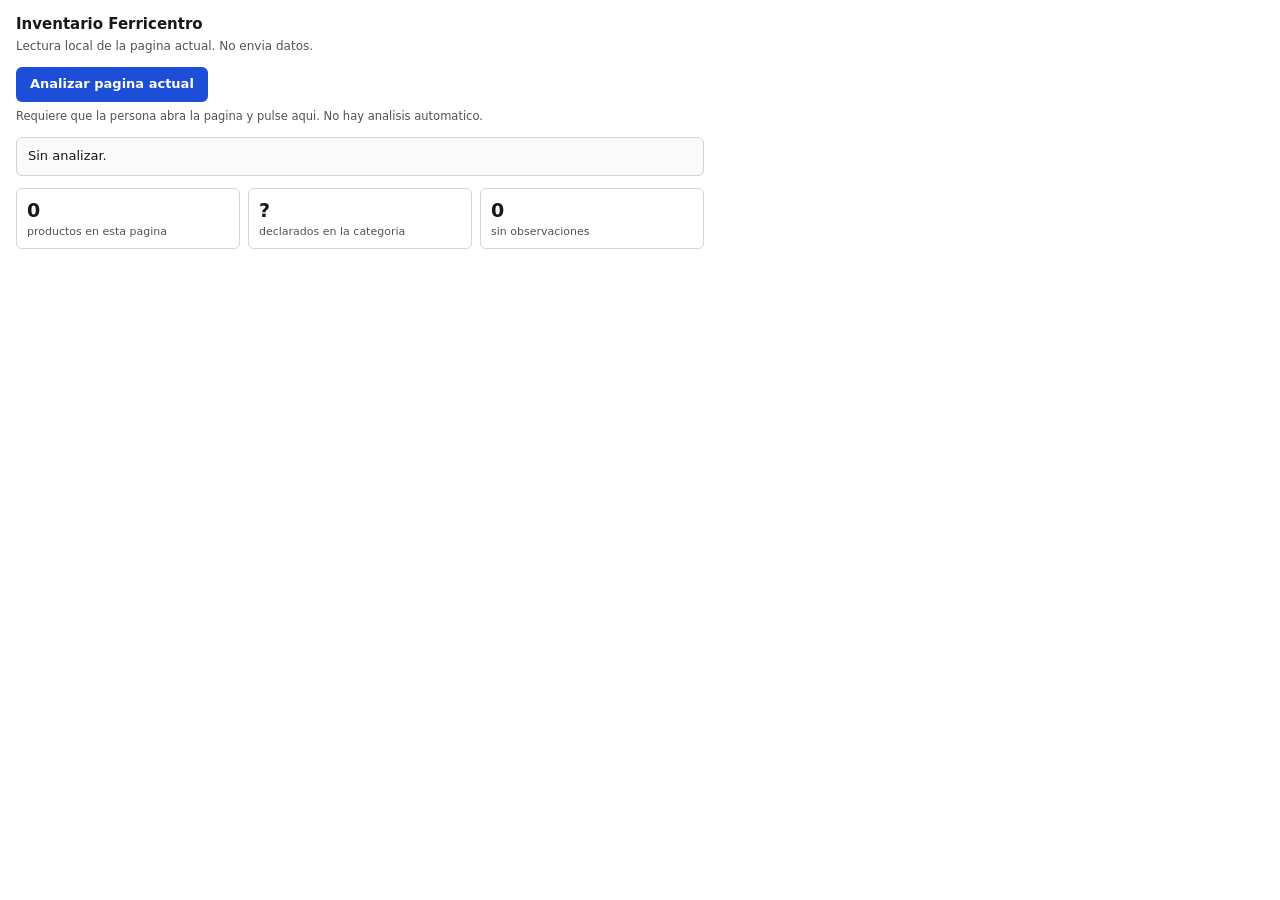
<file: practica/modulo4/extension/popup.html>
<!DOCTYPE html>
<html lang="es">
<head>
  <meta charset="utf-8">
  <title>Inventario Ferricentro</title>
  <link rel="stylesheet" href="popup.css">
</head>
<body>
  <main class="app">
    <header class="app__head">
      <h1 class="app__title">Inventario Ferricentro</h1>
      <p class="app__sub">Lectura local de la pagina actual. No envia datos.</p>
    </header>

    <section class="step">
      <button id="analizar" type="button" class="btn btn--primary">
        Analizar pagina actual
      </button>
      <p class="step__hint">
        Requiere que la persona abra la pagina y pulse aqui. No hay analisis automatico.
      </p>
    </section>

    <section id="estado" class="estado" role="status" aria-live="polite">
      <p class="estado__texto">Sin analizar.</p>
    </section>

    <section id="cifras" class="cifras" hidden>
      <div class="cifra">
        <span class="cifra__valor" id="conteo">0</span>
        <span class="cifra__etiqueta">productos en esta pagina</span>
      </div>
      <div class="cifra">
        <span class="cifra__valor" id="total">?</span>
        <span class="cifra__etiqueta">declarados en la categoria</span>
      </div>
      <div class="cifra">
        <span class="cifra__valor" id="verificados">0</span>
        <span class="cifra__etiqueta">sin observaciones</span>
      </div>
    </section>

    <section id="avisos" class="avisos" hidden></section>

    <section id="faltantes" class="faltantes" hidden>
      <h2 class="seccion__titulo">Campos que la fuente no muestra</h2>
      <ul id="faltantes-lista" class="faltantes__lista"></ul>
    </section>

    <section id="vista" class="vista" hidden>
      <h2 class="seccion__titulo">Vista previa</h2>
      <p class="vista__nota" id="vista-nota"></p>
      <div class="tabla__envoltura">
        <table class="tabla">
          <thead>
            <tr>
              <th scope="col">SKU</th>
              <th scope="col">Nombre</th>
              <th scope="col">Marca</th>
              <th scope="col">Precio</th>
              <th scope="col">Inv.</th>
              <th scope="col">Activo</th>
              <th scope="col">Estado</th>
            </tr>
          </thead>
          <tbody id="vista-cuerpo"></tbody>
        </table>
      </div>
      <p class="vista__nota" id="vista-rango"></p>
    </section>

    <section class="descarga" hidden>
      <button id="descargar" type="button" class="btn btn--ghost" disabled>
        Descargar CSV
      </button>
      <p class="step__hint">
        Se habilita despues de revisar la vista previa. Genera dos archivos:
        <code>productos_erp.csv</code> y <code>excepciones.csv</code>.
      </p>
    </section>
  </main>

  <script src="popup.js"></script>
</body>
</html>
</file>
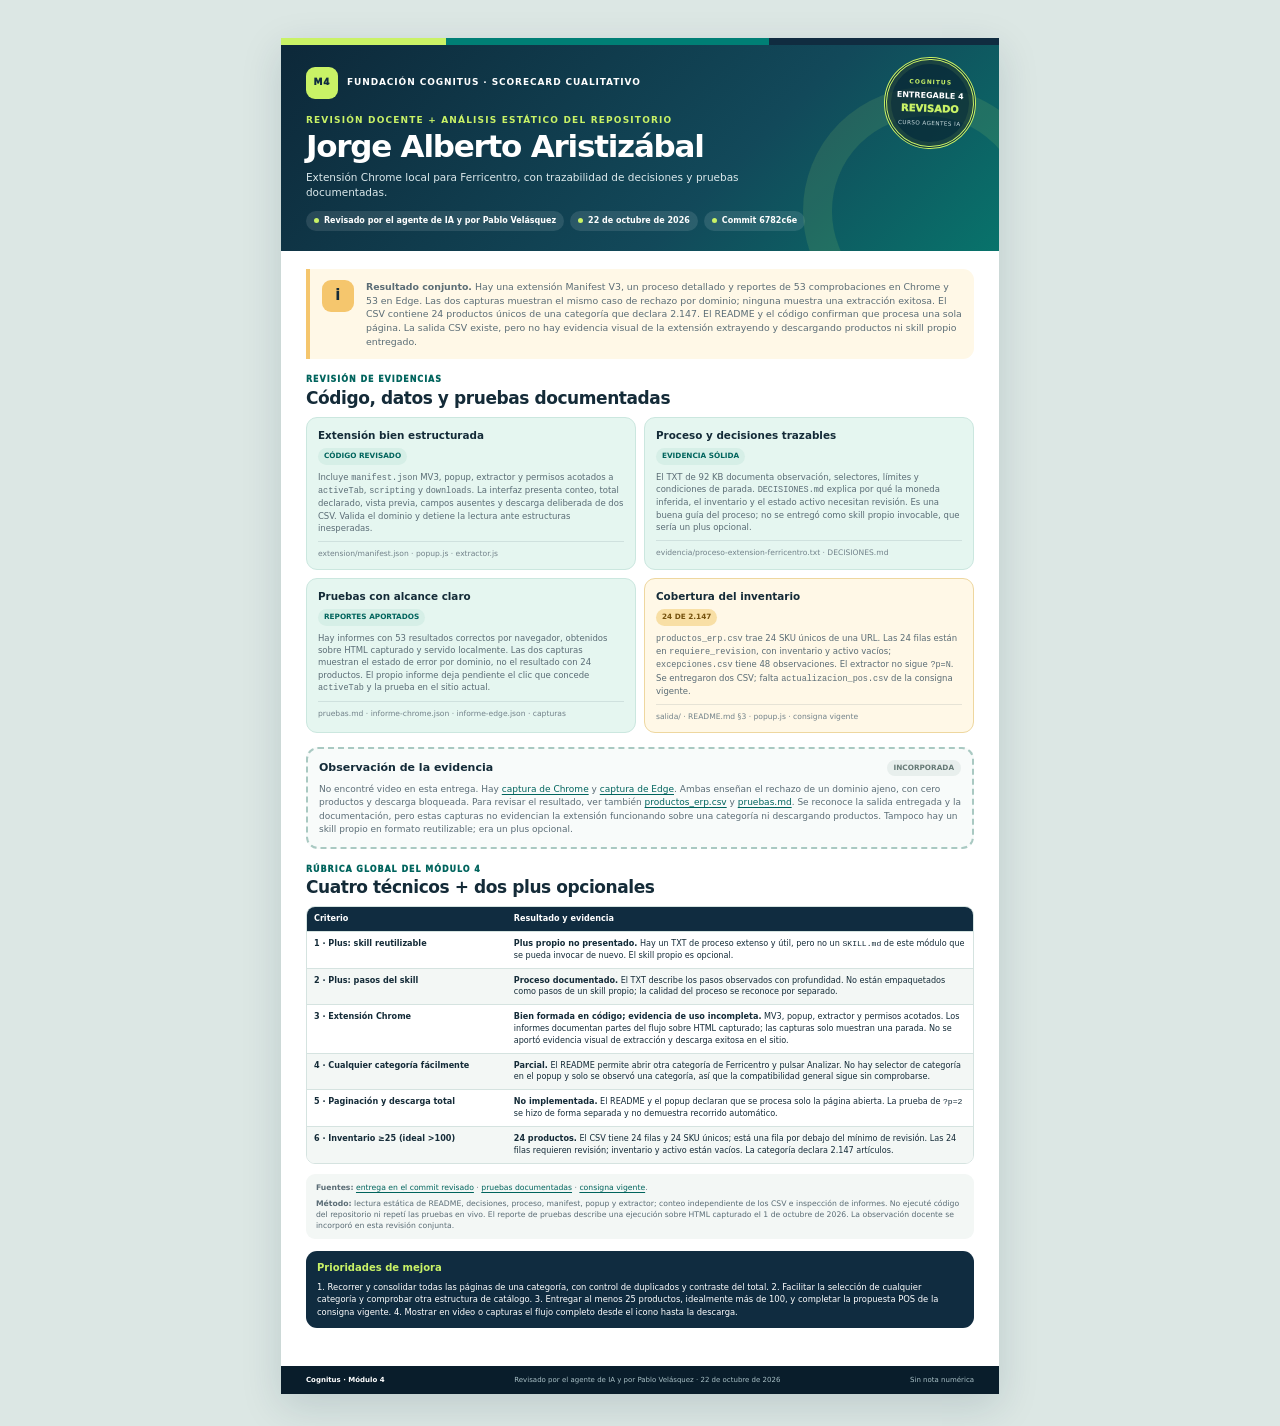
<file: practica/modulo4/retroalimentacion/scorecard-jorge-alberto-aristizabal.html>
<!doctype html><html lang="es"><head><meta charset="utf-8"><meta name="viewport" content="width=device-width,initial-scale=1"><meta name="robots" content="noindex,nofollow,noarchive"><title>Scorecard · Módulo 4 · Jorge Alberto Aristizábal</title><style>
    :root{--navy:#102c40;--teal:#007f75;--deep:#00645d;--lime:#c9f266;--mint:#e5f6f0;--paper:#f3f7f5;--white:#fff;--ink:#142b38;--muted:#5b6d76;--line:#d5e3e0;--amber:#f5c66d}
    *{box-sizing:border-box}html,body{margin:0;background:#dce7e4;color:var(--ink);font:12px/1.46 Inter,ui-sans-serif,system-ui,-apple-system,"Segoe UI",sans-serif;-webkit-print-color-adjust:exact;print-color-adjust:exact}a{color:var(--deep);text-decoration-thickness:1px;text-underline-offset:2px;overflow-wrap:anywhere}
    .sheet{position:relative;width:min(190mm,100%);min-height:277mm;margin:10mm auto;background:var(--white);box-shadow:0 12px 38px rgba(16,44,64,.15);overflow:hidden}.stripe{height:7px;background:linear-gradient(90deg,var(--lime) 0 23%,var(--teal) 23% 68%,var(--navy) 68%)}
    header{position:relative;overflow:hidden;padding:22px 25px 20px;padding-right:122px;color:#fff;background:linear-gradient(135deg,#0d2839,#12495a 62%,#08736b)}header:after{content:"";position:absolute;right:-52px;bottom:-84px;width:190px;height:190px;border:29px solid rgba(201,242,102,.11);border-radius:50%}.brand{display:flex;align-items:center;gap:9px;font-size:9px;font-weight:900;letter-spacing:.1em;text-transform:uppercase}.mark{display:grid;width:32px;height:32px;place-items:center;border-radius:9px;color:var(--navy);background:var(--lime);font-weight:950}.eyebrow{margin-top:15px;color:var(--lime);font-size:9px;font-weight:900;letter-spacing:.13em;text-transform:uppercase}h1,h2,h3,p{margin:0}h1{margin-top:4px;font-size:31px;line-height:1.02;letter-spacing:-.04em}header p{max-width:510px;margin-top:7px;color:#dbe8eb;font-size:10.5px}.meta{display:flex;flex-wrap:wrap;gap:6px;margin-top:11px}.pill{padding:4px 8px;border-radius:999px;background:rgba(255,255,255,.11);font-size:8px;font-weight:800}.pill:before{content:"";display:inline-block;width:5px;height:5px;margin-right:5px;border-radius:50%;background:var(--lime)}
    .seal{position:absolute;z-index:2;right:23px;top:12px;display:grid;width:92px;height:92px;place-content:center;padding:8px;border:3px double var(--lime);border-radius:50%;text-align:center;transform:rotate(2deg);background:rgba(9,29,43,.64);box-shadow:inset 0 0 0 4px rgba(201,242,102,.09)}.seal strong,.seal span,.seal em,.seal small{display:block}.seal strong{color:var(--lime);font-size:6px;letter-spacing:.16em}.seal span{margin-top:3px;color:white;font-size:8px;font-weight:850}.seal em{color:var(--lime);font-size:10px;font-style:normal;font-weight:950}.seal small{margin-top:3px;color:#c7dadd;font-size:5.7px;letter-spacing:.07em}
    main{padding:18px 25px 38px}.notice{display:grid;grid-template-columns:34px 1fr;gap:10px;padding:11px 12px;border-left:4px solid var(--amber);border-radius:0 11px 11px 0;background:#fff8e7}.notice>b{display:grid;width:32px;height:32px;place-items:center;border-radius:9px;background:var(--amber);font-size:15px}.notice p{color:var(--muted);font-size:9.4px}.section{margin-top:15px}.label{color:var(--deep);font-size:8px;font-weight:950;letter-spacing:.12em;text-transform:uppercase}.section h2{margin-top:3px;font-size:17px;line-height:1.1;letter-spacing:-.025em}
    .grid{display:grid;grid-template-columns:repeat(2,1fr);gap:8px;margin-top:9px}.card{padding:10px 11px;border:1px solid var(--line);border-radius:11px;background:white;break-inside:avoid}.good{background:var(--mint);border-color:#cbe7df}.warn{background:#fff8e7;border-color:#eed79f}.card h3{font-size:10.4px}.card p{margin-top:6px;color:var(--muted);font-size:8.5px}.status{display:inline-flex;margin-top:5px;padding:3px 6px;border-radius:999px;color:var(--deep);background:#d6efe7;font-size:7.3px;font-weight:900;text-transform:uppercase}.warn .status{color:#75520e;background:#f8dfa5}.evidence{margin-top:6px;padding-top:6px;border-top:1px solid rgba(16,44,64,.1);font-size:7.6px;color:#72828a}
    .human{margin-top:14px;padding:11px;border:2px dashed #a9c9c2;border-radius:12px;background:#f8fbfa}.human-head{display:flex;justify-content:space-between;gap:8px;align-items:center}.human h3{font-size:11px}.human p{margin-top:7px;color:var(--muted);font-size:9px}.human blockquote{margin:9px 0 0;padding:8px 10px;border-left:4px solid var(--lime);border-radius:0 8px 8px 0;background:var(--mint);font-weight:700;font-size:9.2px}.pending{padding:3px 7px;border-radius:999px;background:#e8efed;color:#667a76;font-size:7.3px;font-weight:900;text-transform:uppercase;white-space:nowrap}
    .check{width:100%;margin-top:9px;border-collapse:separate;border-spacing:0;font-size:8.1px;border:1px solid var(--line);border-radius:9px;overflow:hidden}.check th{padding:6px 7px;color:white;background:var(--navy);text-align:left}.check td{padding:6px 7px;border-top:1px solid var(--line);vertical-align:top}.check tr:nth-child(even) td{background:var(--paper)}.check td:first-child{font-weight:800;width:30%}.trace{margin-top:10px;padding:8px 10px;border-radius:9px;background:var(--paper);color:var(--muted);font-size:7.7px}.trace p+p{margin-top:5px}.next{margin-top:12px;padding:10px 11px;border-radius:11px;background:var(--navy);color:#fff}.next h3{color:var(--lime);font-size:10px}.next p{margin-top:5px;font-size:8.4px}
    footer{position:relative;left:0;right:0;bottom:0;display:flex;justify-content:space-between;gap:8px;padding:9px 25px;color:#a9c0c6;background:#091d2b;font-size:7px}footer strong{color:#fff}
    @media screen and (max-width:700px){html,body{background:white}.sheet{width:100%;min-height:0;margin:0;box-shadow:none;overflow:visible}.seal{right:12px;top:10px;width:76px;height:76px}.seal span{font-size:6.8px}.seal em{font-size:8.5px}header{padding:18px 16px 17px;padding-right:96px}header p{font-size:10px}.eyebrow{margin-top:13px}h1{font-size:27px}main{padding:15px 16px 18px}.grid{grid-template-columns:1fr}.check{display:block;overflow-x:auto}footer{position:static;padding:9px 16px;flex-wrap:wrap}}
    @page{size:A4;margin:10mm}@media print{html,body{background:white}.sheet{width:auto;min-height:277mm;margin:0;box-shadow:none}.card,.human,.next{break-inside:avoid}}
  @media print{.sheet{zoom:.8;min-height:0!important}main{padding-bottom:15px}}
</style></head>
<body><article class="sheet"><div class="stripe"></div><header><div class="brand"><span class="mark">M4</span><span>Fundación Cognitus · Scorecard cualitativo</span></div><div class="seal"><strong>COGNITUS</strong><span>ENTREGABLE 4</span><em>REVISADO</em><small>CURSO AGENTES IA</small></div><div class="eyebrow">Revisión docente + análisis estático del repositorio</div><h1>Jorge Alberto Aristizábal</h1><p>Extensión Chrome local para Ferricentro, con trazabilidad de decisiones y pruebas documentadas.</p><div class="meta"><span class="pill">Revisado por el agente de IA y por Pablo Velásquez</span><span class="pill">22 de octubre de 2026</span><span class="pill">Commit 6782c6e</span></div></header>
<main><div class="notice"><b>i</b><p><strong>Resultado conjunto.</strong> Hay una extensión Manifest V3, un proceso detallado y reportes de 53 comprobaciones en Chrome y 53 en Edge. Las dos capturas muestran el mismo caso de rechazo por dominio; ninguna muestra una extracción exitosa. El CSV contiene 24 productos únicos de una categoría que declara 2.147. El README y el código confirman que procesa una sola página. La salida CSV existe, pero no hay evidencia visual de la extensión extrayendo y descargando productos ni skill propio entregado.</p></div>
<section class="section"><div class="label">Revisión de evidencias</div><h2>Código, datos y pruebas documentadas</h2><div class="grid">
<article class="card good"><h3>Extensión bien estructurada</h3><span class="status">Código revisado</span><p>Incluye <code>manifest.json</code> MV3, popup, extractor y permisos acotados a <code>activeTab</code>, <code>scripting</code> y <code>downloads</code>. La interfaz presenta conteo, total declarado, vista previa, campos ausentes y descarga deliberada de dos CSV. Valida el dominio y detiene la lectura ante estructuras inesperadas.</p><div class="evidence">extension/manifest.json · popup.js · extractor.js</div></article>
<article class="card good"><h3>Proceso y decisiones trazables</h3><span class="status">Evidencia sólida</span><p>El TXT de 92 KB documenta observación, selectores, límites y condiciones de parada. <code>DECISIONES.md</code> explica por qué la moneda inferida, el inventario y el estado activo necesitan revisión. Es una buena guía del proceso; no se entregó como skill propio invocable, que sería un plus opcional.</p><div class="evidence">evidencia/proceso-extension-ferricentro.txt · DECISIONES.md</div></article>
<article class="card good"><h3>Pruebas con alcance claro</h3><span class="status">Reportes aportados</span><p>Hay informes con 53 resultados correctos por navegador, obtenidos sobre HTML capturado y servido localmente. Las dos capturas muestran el estado de error por dominio, no el resultado con 24 productos. El propio informe deja pendiente el clic que concede <code>activeTab</code> y la prueba en el sitio actual.</p><div class="evidence">pruebas.md · informe-chrome.json · informe-edge.json · capturas</div></article>
<article class="card warn"><h3>Cobertura del inventario</h3><span class="status">24 de 2.147</span><p><code>productos_erp.csv</code> trae 24 SKU únicos de una URL. Las 24 filas están en <code>requiere_revision</code>, con inventario y activo vacíos; <code>excepciones.csv</code> tiene 48 observaciones. El extractor no sigue <code>?p=N</code>. Se entregaron dos CSV; falta <code>actualizacion_pos.csv</code> de la consigna vigente.</p><div class="evidence">salida/ · README.md §3 · popup.js · consigna vigente</div></article>
</div></section>
<section class="human"><div class="human-head"><h3>Observación de la evidencia</h3><span class="pending">Incorporada</span></div><p>No encontré video en esta entrega. Hay <a href="https://github.com/jmtechquindio/agentess1/blob/6782c6e27f481678f0b85b62c29dc698d15e8f92/practica/modulo4/evidencia/popup-chrome.png">captura de Chrome</a> y <a href="https://github.com/jmtechquindio/agentess1/blob/6782c6e27f481678f0b85b62c29dc698d15e8f92/practica/modulo4/evidencia/popup-edge.png">captura de Edge</a>. Ambas enseñan el rechazo de un dominio ajeno, con cero productos y descarga bloqueada. Para revisar el resultado, ver también <a href="https://github.com/jmtechquindio/agentess1/blob/6782c6e27f481678f0b85b62c29dc698d15e8f92/practica/modulo4/salida/productos_erp.csv">productos_erp.csv</a> y <a href="https://github.com/jmtechquindio/agentess1/blob/6782c6e27f481678f0b85b62c29dc698d15e8f92/practica/modulo4/evidencia/pruebas.md">pruebas.md</a>. Se reconoce la salida entregada y la documentación, pero estas capturas no evidencian la extensión funcionando sobre una categoría ni descargando productos. Tampoco hay un skill propio en formato reutilizable; era un plus opcional.</p></section>
<section class="section"><div class="label">Rúbrica global del Módulo 4</div><h2>Cuatro técnicos + dos plus opcionales</h2><table class="check"><thead><tr><th>Criterio</th><th>Resultado y evidencia</th></tr></thead><tbody>
<tr><td>1 · Plus: skill reutilizable</td><td><strong>Plus propio no presentado.</strong> Hay un TXT de proceso extenso y útil, pero no un <code>SKILL.md</code> de este módulo que se pueda invocar de nuevo. El skill propio es opcional.</td></tr>
<tr><td>2 · Plus: pasos del skill</td><td><strong>Proceso documentado.</strong> El TXT describe los pasos observados con profundidad. No están empaquetados como pasos de un skill propio; la calidad del proceso se reconoce por separado.</td></tr>
<tr><td>3 · Extensión Chrome</td><td><strong>Bien formada en código; evidencia de uso incompleta.</strong> MV3, popup, extractor y permisos acotados. Los informes documentan partes del flujo sobre HTML capturado; las capturas solo muestran una parada. No se aportó evidencia visual de extracción y descarga exitosa en el sitio.</td></tr>
<tr><td>4 · Cualquier categoría fácilmente</td><td><strong>Parcial.</strong> El README permite abrir otra categoría de Ferricentro y pulsar Analizar. No hay selector de categoría en el popup y solo se observó una categoría, así que la compatibilidad general sigue sin comprobarse.</td></tr>
<tr><td>5 · Paginación y descarga total</td><td><strong>No implementada.</strong> El README y el popup declaran que se procesa solo la página abierta. La prueba de <code>?p=2</code> se hizo de forma separada y no demuestra recorrido automático.</td></tr>
<tr><td>6 · Inventario ≥25 (ideal &gt;100)</td><td><strong>24 productos.</strong> El CSV tiene 24 filas y 24 SKU únicos; está una fila por debajo del mínimo de revisión. Las 24 filas requieren revisión; inventario y activo están vacíos. La categoría declara 2.147 artículos.</td></tr>
</tbody></table></section>
<div class="trace"><p><strong>Fuentes:</strong> <a href="https://github.com/jmtechquindio/agentess1/tree/6782c6e27f481678f0b85b62c29dc698d15e8f92/practica/modulo4">entrega en el commit revisado</a> · <a href="https://github.com/jmtechquindio/agentess1/blob/6782c6e27f481678f0b85b62c29dc698d15e8f92/practica/modulo4/evidencia/pruebas.md">pruebas documentadas</a> · <a href="https://cursoia.cognitus.org/entregables/modulo-4/index.html">consigna vigente</a>.</p><p><strong>Método:</strong> lectura estática de README, decisiones, proceso, manifest, popup y extractor; conteo independiente de los CSV e inspección de informes. No ejecuté código del repositorio ni repetí las pruebas en vivo. El reporte de pruebas describe una ejecución sobre HTML capturado el 1 de octubre de 2026. La observación docente se incorporó en esta revisión conjunta.</p></div>
<div class="next"><h3>Prioridades de mejora</h3><p>1. Recorrer y consolidar todas las páginas de una categoría, con control de duplicados y contraste del total. 2. Facilitar la selección de cualquier categoría y comprobar otra estructura de catálogo. 3. Entregar al menos 25 productos, idealmente más de 100, y completar la propuesta POS de la consigna vigente. 4. Mostrar en video o capturas el flujo completo desde el icono hasta la descarga.</p></div>
</main><footer><strong>Cognitus · Módulo 4</strong><span>Revisado por el agente de IA y por Pablo Velásquez · 22 de octubre de 2026</span><span>Sin nota numérica</span></footer></article></body></html>
</file>
<file: practica/modulo4/extension/popup.css>
:root {
  --borde: #d4d4d8;
  --fondo: #ffffff;
  --tinta: #18181b;
  --apagado: #52525b;
  --acento: #1d4ed8;
  --acento-texto: #ffffff;
  --ok: #15803d;
  --aviso: #a16207;
  --error: #b91c1c;
  --fondo-ok: #f0fdf4;
  --fondo-aviso: #fefce8;
  --fondo-error: #fef2f2;
}

* { box-sizing: border-box; }

body {
  margin: 0;
  width: 720px;
  max-height: 580px;
  overflow-y: auto;
  font-family: system-ui, -apple-system, "Segoe UI", Roboto, sans-serif;
  font-size: 13px;
  line-height: 1.45;
  color: var(--tinta);
  background: var(--fondo);
}

.app { padding: 14px 16px 18px; }

.app__head { margin-bottom: 12px; }
.app__title { margin: 0; font-size: 15px; font-weight: 650; }
.app__sub { margin: 2px 0 0; font-size: 12px; color: var(--apagado); }

.seccion__titulo {
  margin: 0 0 6px;
  font-size: 12px;
  font-weight: 650;
  text-transform: uppercase;
  letter-spacing: .03em;
  color: var(--apagado);
}

.step { margin-bottom: 12px; }
.step__hint { margin: 6px 0 0; font-size: 11.5px; color: var(--apagado); }

.btn {
  font: inherit;
  border-radius: 6px;
  padding: 7px 13px;
  cursor: pointer;
  border: 1px solid transparent;
}
.btn:focus-visible { outline: 2px solid var(--acento); outline-offset: 2px; }
.btn--primary { background: var(--acento); color: var(--acento-texto); font-weight: 600; }
.btn--primary:hover:not(:disabled) { background: #1e40af; }
.btn--ghost { background: var(--fondo); color: var(--tinta); border-color: var(--borde); }
.btn--ghost:hover:not(:disabled) { background: #f4f4f5; }
.btn:disabled { opacity: .5; cursor: not-allowed; }

.estado {
  border: 1px solid var(--borde);
  border-radius: 6px;
  padding: 9px 11px;
  margin-bottom: 12px;
  background: #fafafa;
}
.estado__texto { margin: 0; }
.estado[data-nivel="ok"] { background: var(--fondo-ok); border-color: #bbf7d0; color: var(--ok); }
.estado[data-nivel="aviso"] { background: var(--fondo-aviso); border-color: #fde68a; color: var(--aviso); }
.estado[data-nivel="error"] { background: var(--fondo-error); border-color: #fecaca; color: var(--error); }
.estado__detalle { margin: 5px 0 0; font-size: 11.5px; color: var(--apagado); }

.cifras { display: flex; gap: 8px; margin-bottom: 12px; }
.cifra {
  flex: 1;
  border: 1px solid var(--borde);
  border-radius: 6px;
  padding: 8px 10px;
  display: flex;
  flex-direction: column;
}
.cifra__valor { font-size: 19px; font-weight: 680; font-variant-numeric: tabular-nums; }
.cifra__etiqueta { font-size: 11px; color: var(--apagado); }

.avisos { margin-bottom: 12px; display: flex; flex-direction: column; gap: 6px; }
.aviso {
  border-left: 3px solid var(--aviso);
  background: var(--fondo-aviso);
  padding: 7px 10px;
  font-size: 11.5px;
}
.aviso--error { border-left-color: var(--error); background: var(--fondo-error); }

.faltantes { margin-bottom: 12px; }
.faltantes__lista { margin: 0; padding-left: 18px; font-size: 11.5px; }
.faltantes__lista li { margin-bottom: 2px; }
.faltantes__campo { font-family: ui-monospace, Consolas, monospace; }
.faltantes__motivo { color: var(--apagado); }

.tabla__envoltura { max-height: 220px; overflow: auto; border: 1px solid var(--borde); border-radius: 6px; }
.tabla { width: 100%; border-collapse: collapse; font-size: 11.5px; }
.tabla th, .tabla td {
  text-align: left;
  padding: 5px 7px;
  border-bottom: 1px solid #eee;
  vertical-align: top;
}
.tabla thead th {
  position: sticky;
  top: 0;
  background: #f4f4f5;
  font-weight: 620;
  border-bottom: 1px solid var(--borde);
}
.tabla td:nth-child(4), .tabla td:nth-child(5), .tabla td:nth-child(6) {
  font-variant-numeric: tabular-nums;
  white-space: nowrap;
}
.vacio { color: #a1a1aa; }
.estado-pila { font-family: ui-monospace, Consolas, monospace; font-size: 11px; }

.vista__nota { margin: 0 0 6px; font-size: 11.5px; color: var(--apagado); }

.descarga { margin-top: 14px; padding-top: 12px; border-top: 1px solid var(--borde); }
code { font-family: ui-monospace, Consolas, monospace; font-size: 11px; }
</file>
